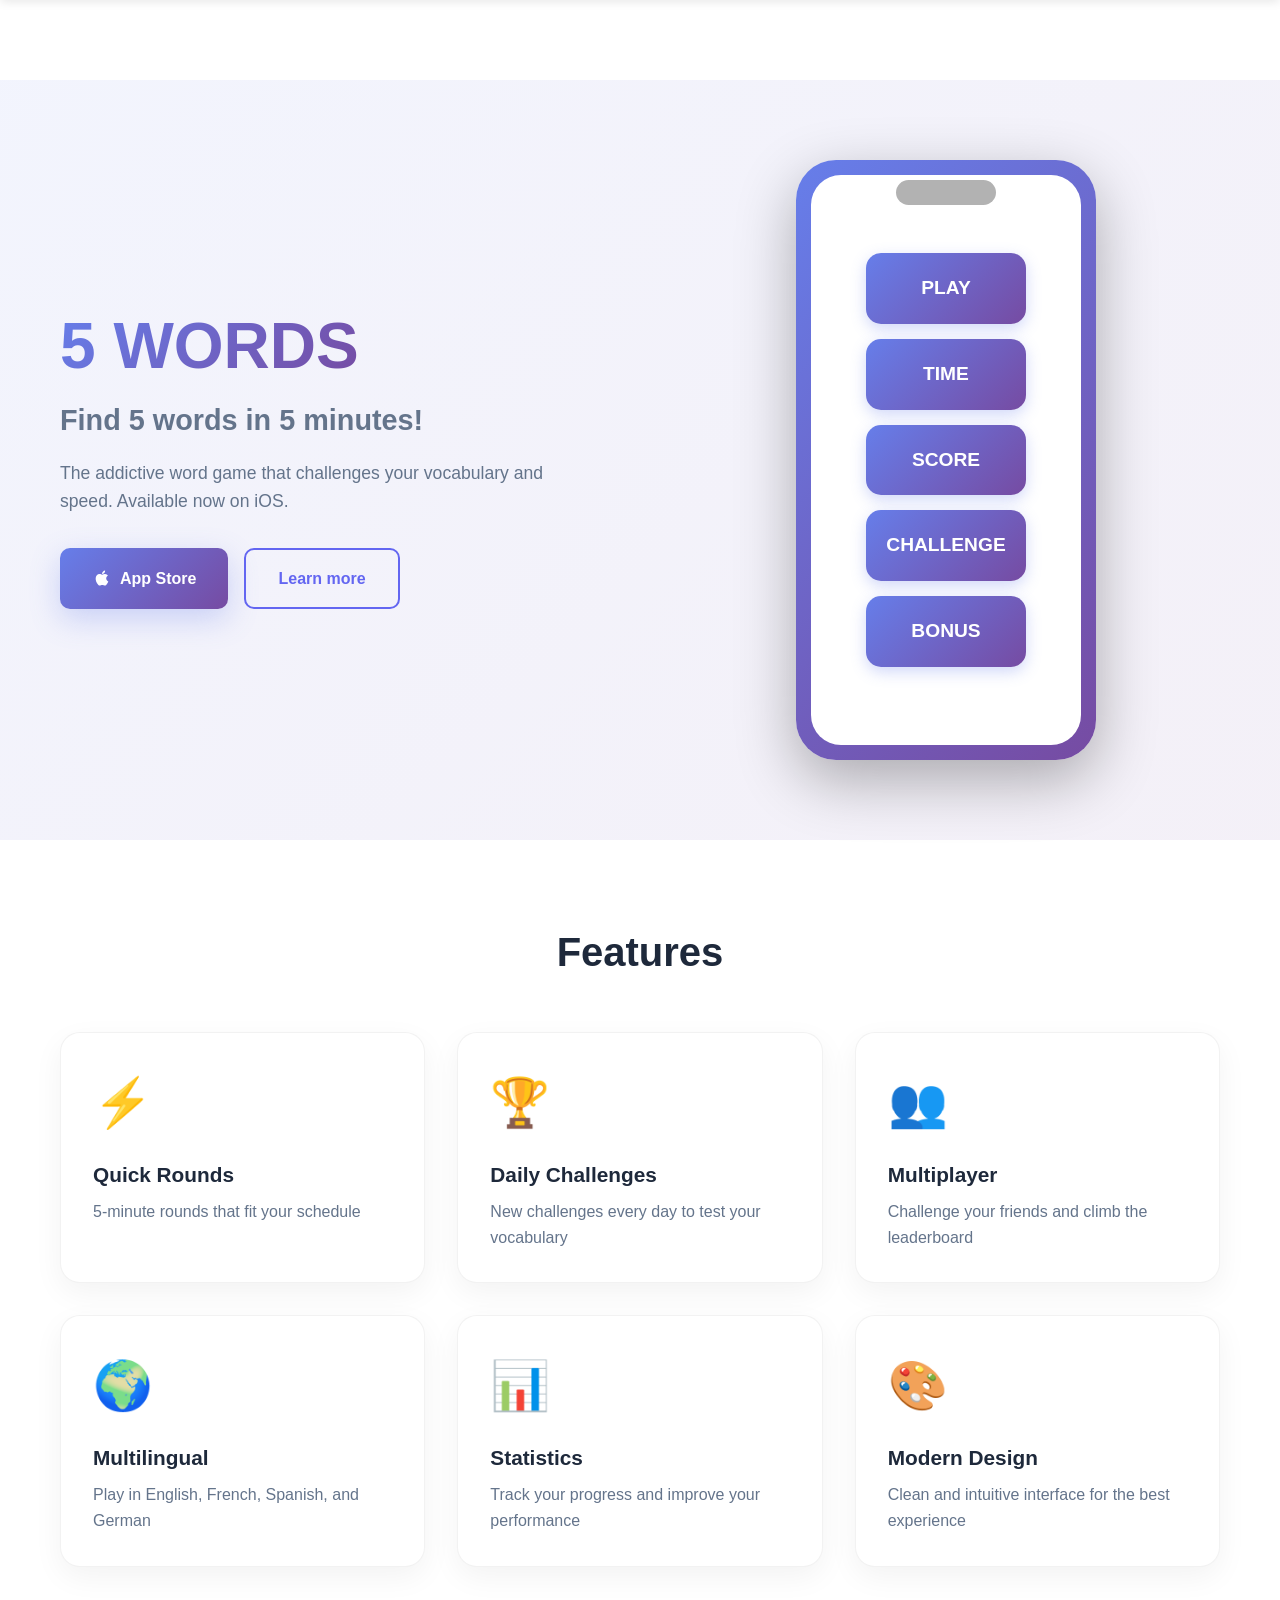
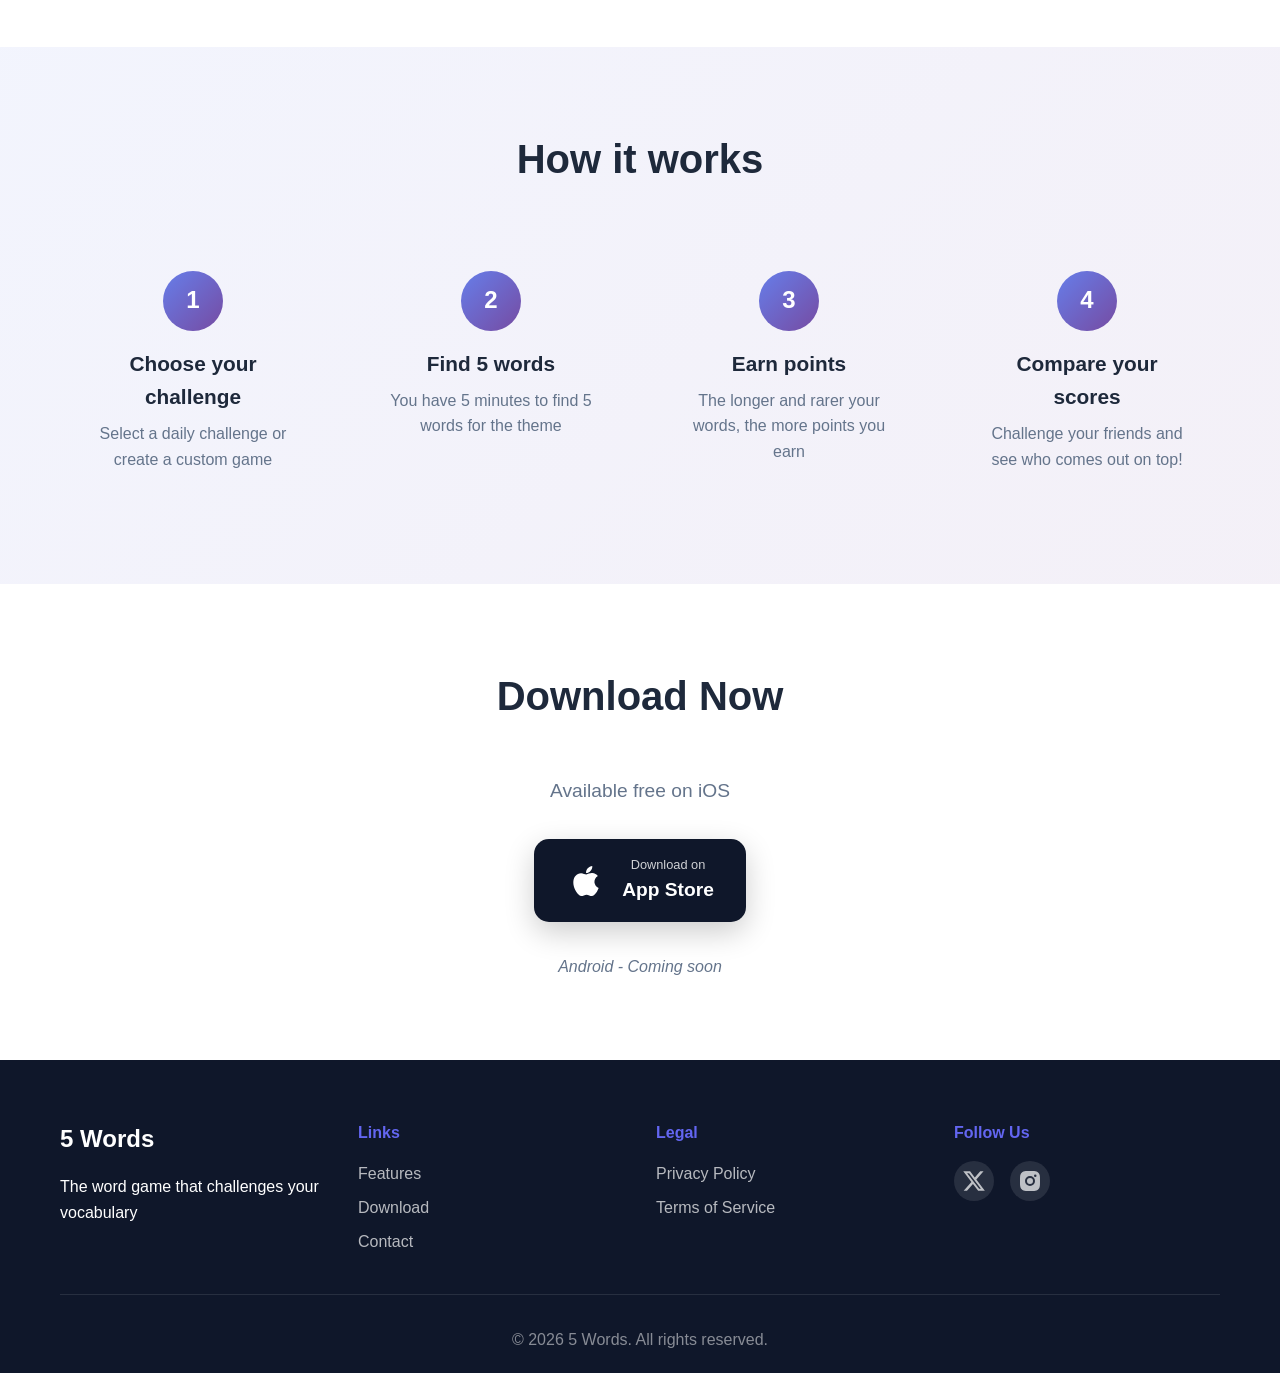
<file: index.html>
<!DOCTYPE html>
<html lang="en">
<head>
    <meta charset="UTF-8">
    <meta name="viewport" content="width=device-width, initial-scale=1.0">
    <meta name="description" content="5 Words - The addictive word game. Find 5 words in 5 minutes!">
    <meta name="keywords" content="5 words, word game, puzzle, English, mobile game">
    <meta name="author" content="5 Words">
    <meta property="og:title" content="5 Words - The Addictive Word Game">
    <meta property="og:description" content="Find 5 words in 5 minutes! Challenge your friends in this captivating word game.">
    <meta property="og:type" content="website">
    <meta property="og:url" content="https://5words.app">
    <title>5 Words - The Addictive Word Game</title>
    <link rel="stylesheet" href="styles.css">
</head>
<body>
    <nav class="navbar">
        <div class="container">
            <div class="logo">
                <h1>5 WORDS</h1>
            </div>
            <ul class="nav-links">
                <li><a href="#home">Home</a></li>
                <li><a href="#features">Features</a></li>
                <li><a href="#download">Download</a></li>
                <li><a href="privacy.html">Privacy</a></li>
                <li><a href="contact.html">Contact</a></li>
                <li class="language-switcher">
                    <button onclick="switchLanguage('fr')" class="lang-btn active" id="lang-fr">FR</button>
                    <button onclick="switchLanguage('en')" class="lang-btn" id="lang-en">EN</button>
                </li>
            </ul>
            <div class="hamburger" onclick="toggleMenu()">
                <span></span>
                <span></span>
                <span></span>
            </div>
        </div>
    </nav>

    <section id="home" class="hero">
        <div class="container">
            <div class="hero-content">
                <h1 class="hero-title">
                    <span class="gradient-text">5 WORDS</span>
                </h1>
                <p class="hero-subtitle">Find 5 words in 5 minutes!</p>
                <p class="hero-description">
                    The addictive word game that challenges your vocabulary and speed.
                    Available now on iOS.
                </p>
                <div class="cta-buttons">
                    <a href="#download" class="btn btn-primary">
                        <svg width="20" height="20" viewBox="0 0 24 24" fill="currentColor">
                            <path d="M17.05 20.28c-.98.95-2.05.8-3.08.35-1.09-.46-2.09-.48-3.24 0-1.44.62-2.2.44-3.06-.35C2.79 15.25 3.51 7.59 9.05 7.31c1.35.07 2.29.74 3.08.8 1.18-.24 2.31-.93 3.57-.84 1.51.12 2.65.72 3.4 1.8-3.12 1.87-2.38 5.98.48 7.13-.57 1.5-1.31 2.99-2.54 4.09l.01-.01zM12.03 7.25c-.15-2.23 1.66-4.07 3.74-4.25.29 2.58-2.34 4.5-3.74 4.25z"/>
                        </svg>
                        App Store
                    </a>
                    <a href="#features" class="btn btn-secondary">Learn more</a>
                </div>
            </div>
            <div class="hero-image">
                <div class="phone-mockup">
                    <div class="phone-screen">
                        <div class="game-preview">
                            <div class="word-grid">
                                <div class="word-box">PLAY</div>
                                <div class="word-box">TIME</div>
                                <div class="word-box">SCORE</div>
                                <div class="word-box">CHALLENGE</div>
                                <div class="word-box">BONUS</div>
                            </div>
                        </div>
                    </div>
                </div>
            </div>
        </div>
    </section>

    <section id="features" class="features">
        <div class="container">
            <h2 class="section-title">Features</h2>
            <div class="features-grid">
                <div class="feature-card">
                    <div class="feature-icon">⚡</div>
                    <h3>Quick Rounds</h3>
                    <p>5-minute rounds that fit your schedule</p>
                </div>
                <div class="feature-card">
                    <div class="feature-icon">🏆</div>
                    <h3>Daily Challenges</h3>
                    <p>New challenges every day to test your vocabulary</p>
                </div>
                <div class="feature-card">
                    <div class="feature-icon">👥</div>
                    <h3>Multiplayer</h3>
                    <p>Challenge your friends and climb the leaderboard</p>
                </div>
                <div class="feature-card">
                    <div class="feature-icon">🌍</div>
                    <h3>Multilingual</h3>
                    <p>Play in English, French, Spanish, and German</p>
                </div>
                <div class="feature-card">
                    <div class="feature-icon">📊</div>
                    <h3>Statistics</h3>
                    <p>Track your progress and improve your performance</p>
                </div>
                <div class="feature-card">
                    <div class="feature-icon">🎨</div>
                    <h3>Modern Design</h3>
                    <p>Clean and intuitive interface for the best experience</p>
                </div>
            </div>
        </div>
    </section>

    <section id="how-it-works" class="how-it-works">
        <div class="container">
            <h2 class="section-title">How it works</h2>
            <div class="steps">
                <div class="step">
                    <div class="step-number">1</div>
                    <h3>Choose your challenge</h3>
                    <p>Select a daily challenge or create a custom game</p>
                </div>
                <div class="step">
                    <div class="step-number">2</div>
                    <h3>Find 5 words</h3>
                    <p>You have 5 minutes to find 5 words for the theme</p>
                </div>
                <div class="step">
                    <div class="step-number">3</div>
                    <h3>Earn points</h3>
                    <p>The longer and rarer your words, the more points you earn</p>
                </div>
                <div class="step">
                    <div class="step-number">4</div>
                    <h3>Compare your scores</h3>
                    <p>Challenge your friends and see who comes out on top!</p>
                </div>
            </div>
        </div>
    </section>

    <section id="download" class="download">
        <div class="container">
            <h2 class="section-title">Download Now</h2>
            <p class="download-subtitle">Available free on iOS</p>
            <div class="download-buttons">
                <a href="https://apps.apple.com/app/5words" class="download-btn apple">
                    <svg width="40" height="40" viewBox="0 0 24 24" fill="currentColor">
                        <path d="M17.05 20.28c-.98.95-2.05.8-3.08.35-1.09-.46-2.09-.48-3.24 0-1.44.62-2.2.44-3.06-.35C2.79 15.25 3.51 7.59 9.05 7.31c1.35.07 2.29.74 3.08.8 1.18-.24 2.31-.93 3.57-.84 1.51.12 2.65.72 3.4 1.8-3.12 1.87-2.38 5.98.48 7.13-.57 1.5-1.31 2.99-2.54 4.09l.01-.01zM12.03 7.25c-.15-2.23 1.66-4.07 3.74-4.25.29 2.58-2.34 4.5-3.74 4.25z"/>
                    </svg>
                    <div>
                        <div class="download-text">Download on</div>
                        <div class="download-store">App Store</div>
                    </div>
                </a>
            </div>
            <p class="coming-soon">Android - Coming soon</p>
        </div>
    </section>

    <footer class="footer">
        <div class="container">
            <div class="footer-content">
                <div class="footer-section">
                    <h3>5 Words</h3>
                    <p>The word game that challenges your vocabulary</p>
                </div>
                <div class="footer-section">
                    <h4>Links</h4>
                    <ul>
                        <li><a href="#features">Features</a></li>
                        <li><a href="#download">Download</a></li>
                        <li><a href="contact.html">Contact</a></li>
                    </ul>
                </div>
                <div class="footer-section">
                    <h4>Legal</h4>
                    <ul>
                        <li><a href="privacy.html">Privacy Policy</a></li>
                        <li><a href="terms.html">Terms of Service</a></li>
                    </ul>
                </div>
                <div class="footer-section">
                    <h4>Follow Us</h4>
                    <div class="social-links">
                        <a href="#" aria-label="Twitter">
                            <svg width="24" height="24" viewBox="0 0 24 24" fill="currentColor">
                                <path d="M18.244 2.25h3.308l-7.227 8.26 8.502 11.24H16.17l-5.214-6.817L4.99 21.75H1.68l7.73-8.835L1.254 2.25H8.08l4.713 6.231zm-1.161 17.52h1.833L7.084 4.126H5.117z"/>
                            </svg>
                        </a>
                        <a href="#" aria-label="Instagram">
                            <svg width="24" height="24" viewBox="0 0 24 24" fill="currentColor">
                                <path d="M12 2c2.717 0 3.056.01 4.122.06 1.065.05 1.79.217 2.428.465.66.254 1.216.598 1.772 1.153a4.908 4.908 0 0 1 1.153 1.772c.247.637.415 1.363.465 2.428.047 1.066.06 1.405.06 4.122 0 2.717-.01 3.056-.06 4.122-.05 1.065-.218 1.79-.465 2.428a4.883 4.883 0 0 1-1.153 1.772 4.915 4.915 0 0 1-1.772 1.153c-.637.247-1.363.415-2.428.465-1.066.047-1.405.06-4.122.06-2.717 0-3.056-.01-4.122-.06-1.065-.05-1.79-.218-2.428-.465a4.89 4.89 0 0 1-1.772-1.153 4.904 4.904 0 0 1-1.153-1.772c-.248-.637-.415-1.363-.465-2.428C2.013 15.056 2 14.717 2 12c0-2.717.01-3.056.06-4.122.05-1.066.217-1.79.465-2.428a4.88 4.88 0 0 1 1.153-1.772A4.897 4.897 0 0 1 5.45 2.525c.638-.248 1.362-.415 2.428-.465C8.944 2.013 9.283 2 12 2zm0 5a5 5 0 1 0 0 10 5 5 0 0 0 0-10zm6.5-.25a1.25 1.25 0 0 0-2.5 0 1.25 1.25 0 0 0 2.5 0zM12 9a3 3 0 1 1 0 6 3 3 0 0 1 0-6z"/>
                            </svg>
                        </a>
                    </div>
                </div>
            </div>
            <div class="footer-bottom">
                <p>&copy; 2026 5 Words. All rights reserved.</p>
            </div>
        </div>
    </footer>

    <script src="script.js"></script>
</body>
</html>
</file>
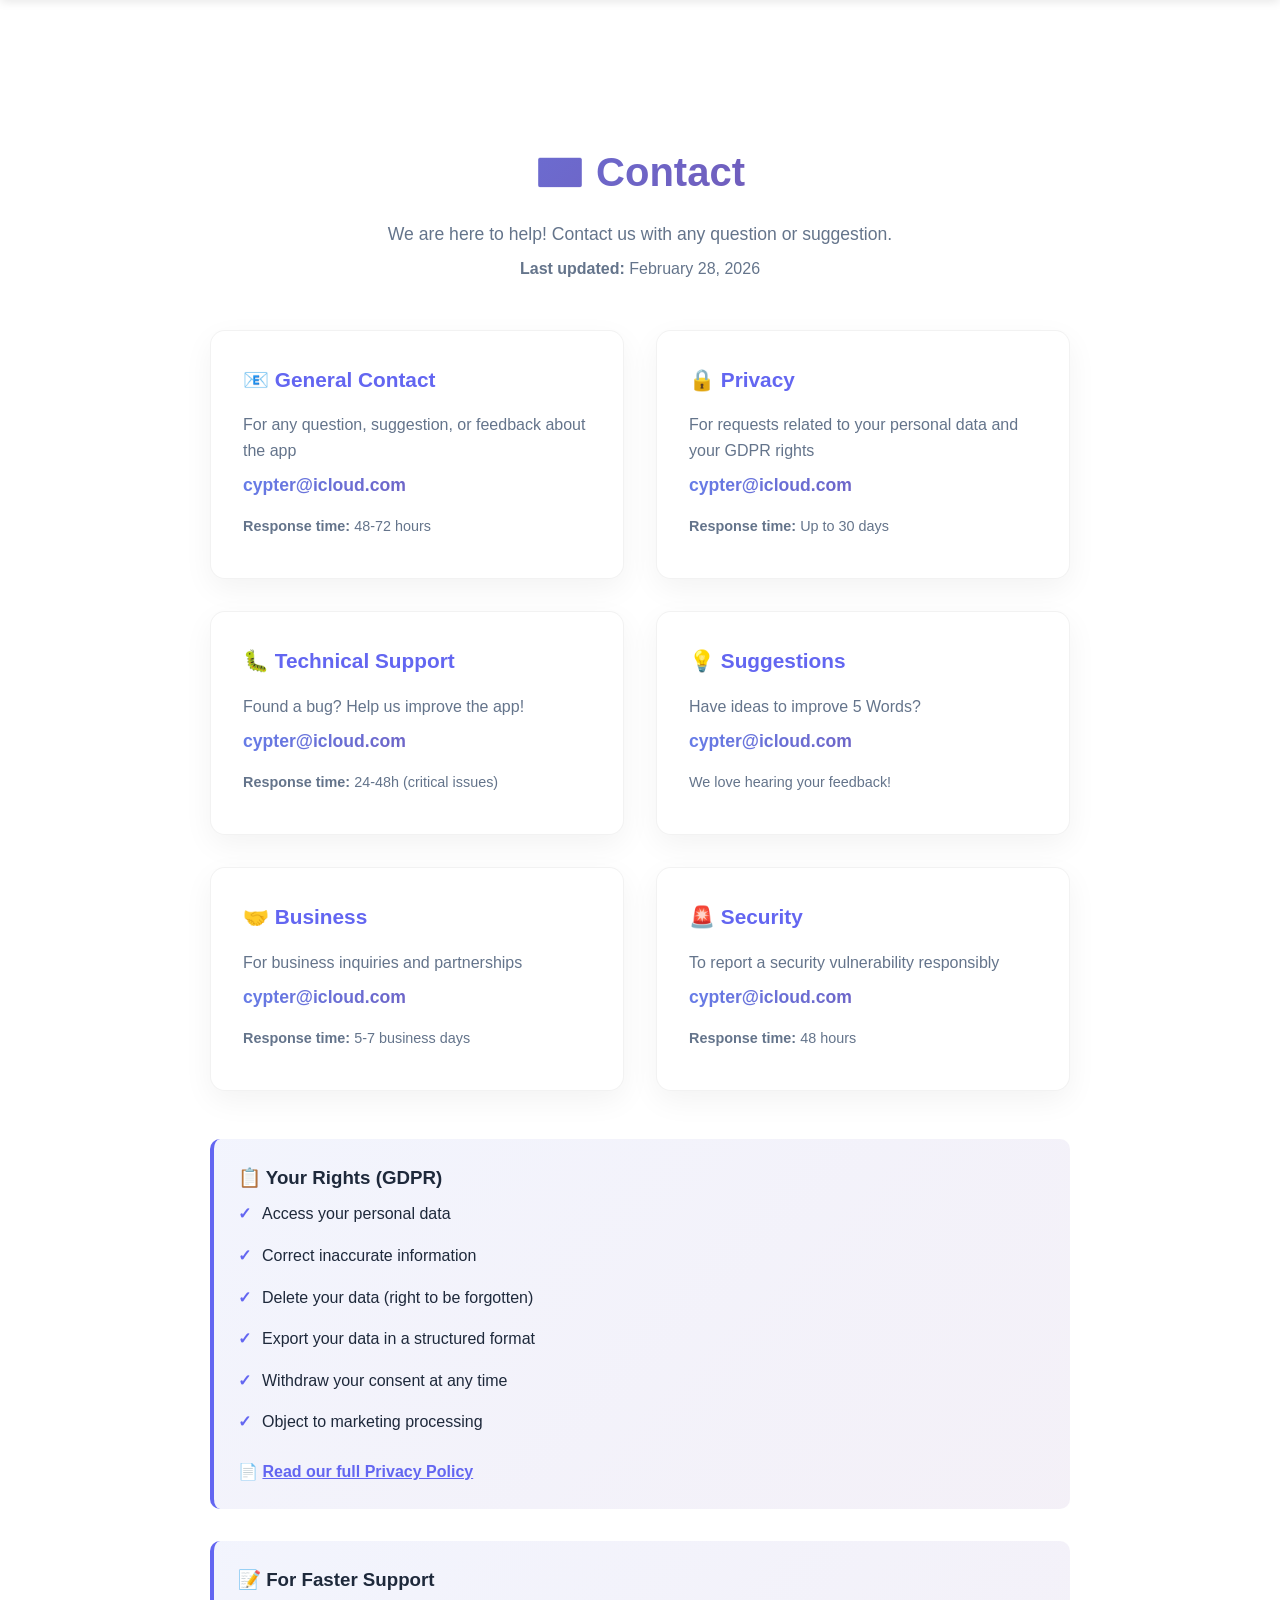
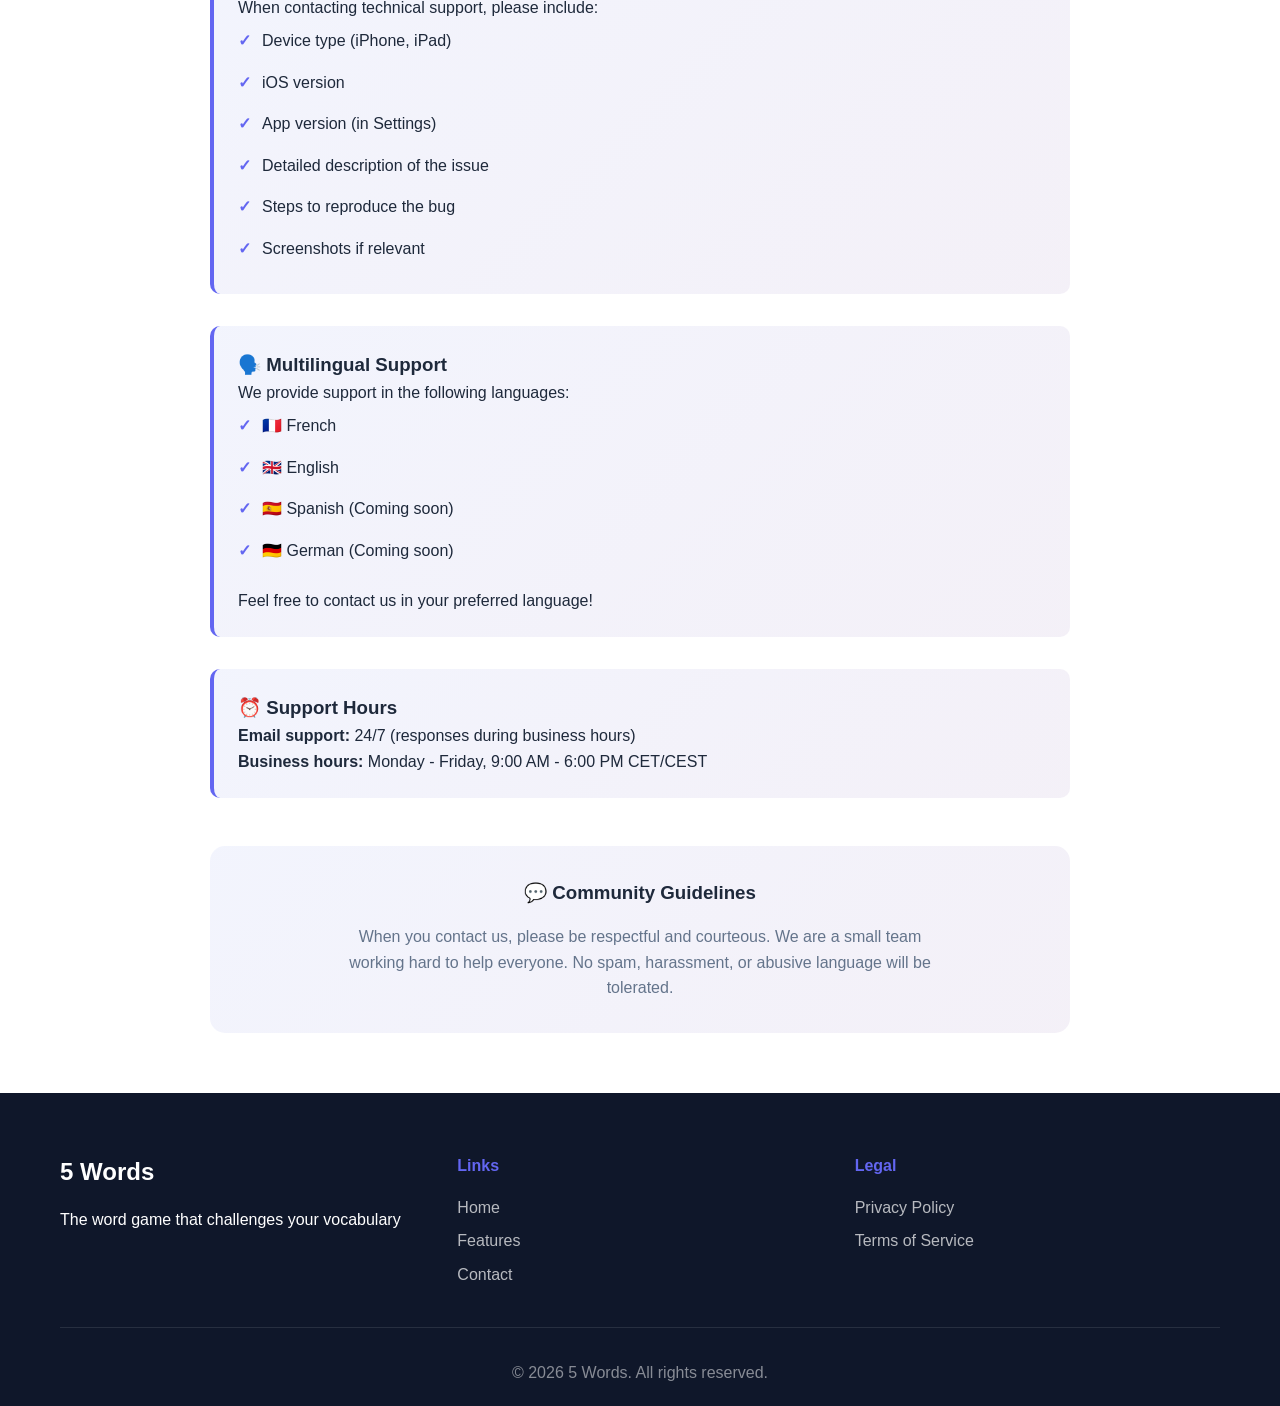
<file: contact.html>
<!DOCTYPE html>
<html lang="en">
<head>
    <meta charset="UTF-8">
    <meta name="viewport" content="width=device-width, initial-scale=1.0">
    <title>Contact - 5 Words</title>
    <link rel="stylesheet" href="styles.css">
    <style>
        .content-page {
            margin-top: 80px;
            padding: 60px 0;
            min-height: calc(100vh - 200px);
        }

        .content-container {
            max-width: 900px;
            margin: 0 auto;
            padding: 0 20px;
        }

        .content-header {
            text-align: center;
            margin-bottom: 3rem;
        }

        .content-header h1 {
            font-size: 2.5rem;
            margin-bottom: 1rem;
            background: var(--gradient);
            -webkit-background-clip: text;
            -webkit-text-fill-color: transparent;
            background-clip: text;
        }

        .contact-grid {
            display: grid;
            grid-template-columns: repeat(auto-fit, minmax(300px, 1fr));
            gap: 2rem;
            margin: 3rem 0;
        }

        .contact-card {
            background: white;
            padding: 2rem;
            border-radius: 15px;
            box-shadow: 0 10px 30px rgba(0, 0, 0, 0.05);
            border: 1px solid rgba(0, 0, 0, 0.05);
        }

        .contact-card h3 {
            font-size: 1.3rem;
            margin-bottom: 1rem;
            color: var(--primary-color);
            display: flex;
            align-items: center;
            gap: 0.5rem;
        }

        .contact-card p {
            color: var(--text-light);
            margin-bottom: 0.5rem;
        }

        .contact-email {
            background: var(--gradient);
            -webkit-background-clip: text;
            -webkit-text-fill-color: transparent;
            background-clip: text;
            font-weight: 700;
            font-size: 1.1rem;
        }

        .contact-email-link {
            color: var(--primary-color);
            text-decoration: none;
            font-weight: 600;
        }

        .contact-email-link:hover {
            text-decoration: underline;
        }

        .info-box {
            background: linear-gradient(135deg, #667eea15 0%, #764ba215 100%);
            padding: 1.5rem;
            border-radius: 10px;
            margin: 2rem 0;
            border-left: 4px solid var(--primary-color);
        }

        .rights-list {
            list-style: none;
            padding: 0;
        }

        .rights-list li {
            padding: 0.5rem 0;
            padding-left: 1.5rem;
            position: relative;
        }

        .rights-list li:before {
            content: "✓";
            position: absolute;
            left: 0;
            color: var(--primary-color);
            font-weight: bold;
        }
    </style>
</head>
<body>
    <nav class="navbar">
        <div class="container">
            <div class="logo">
                <h1>5 WORDS</h1>
            </div>
            <ul class="nav-links">
                <li><a href="index.html">Home</a></li>
                <li><a href="index.html#features">Features</a></li>
                <li><a href="index.html#download">Download</a></li>
                <li><a href="privacy.html">Privacy</a></li>
                <li><a href="contact.html">Contact</a></li>
            </ul>
            <div class="hamburger" onclick="toggleMenu()">
                <span></span>
                <span></span>
                <span></span>
            </div>
        </div>
    </nav>

    <section class="content-page">
        <div class="content-container">
            <div class="content-header">
                <h1>📧 Contact</h1>
                <p style="color: var(--text-light); font-size: 1.1rem;">
                    We are here to help! Contact us with any question or suggestion.
                </p>
                <p style="color: var(--text-light); margin-top: 0.5rem;">
                    <strong>Last updated:</strong> February 28, 2026
                </p>
            </div>

            <div class="contact-grid">
                <div class="contact-card">
                    <h3>📧 General Contact</h3>
                    <p>For any question, suggestion, or feedback about the app</p>
                    <p class="contact-email">
                        <a href="mailto:cypter@icloud.com" class="contact-email-link">cypter@icloud.com</a>
                    </p>
                    <p style="font-size: 0.9rem; margin-top: 1rem;">
                        <strong>Response time:</strong> 48-72 hours
                    </p>
                </div>

                <div class="contact-card">
                    <h3>🔒 Privacy</h3>
                    <p>For requests related to your personal data and your GDPR rights</p>
                    <p class="contact-email">
                        <a href="mailto:cypter@icloud.com" class="contact-email-link">cypter@icloud.com</a>
                    </p>
                    <p style="font-size: 0.9rem; margin-top: 1rem;">
                        <strong>Response time:</strong> Up to 30 days
                    </p>
                </div>

                <div class="contact-card">
                    <h3>🐛 Technical Support</h3>
                    <p>Found a bug? Help us improve the app!</p>
                    <p class="contact-email">
                        <a href="mailto:cypter@icloud.com" class="contact-email-link">cypter@icloud.com</a>
                    </p>
                    <p style="font-size: 0.9rem; margin-top: 1rem;">
                        <strong>Response time:</strong> 24-48h (critical issues)
                    </p>
                </div>

                <div class="contact-card">
                    <h3>💡 Suggestions</h3>
                    <p>Have ideas to improve 5 Words?</p>
                    <p class="contact-email">
                        <a href="mailto:cypter@icloud.com" class="contact-email-link">cypter@icloud.com</a>
                    </p>
                    <p style="font-size: 0.9rem; margin-top: 1rem;">
                        We love hearing your feedback!
                    </p>
                </div>

                <div class="contact-card">
                    <h3>🤝 Business</h3>
                    <p>For business inquiries and partnerships</p>
                    <p class="contact-email">
                        <a href="mailto:cypter@icloud.com" class="contact-email-link">cypter@icloud.com</a>
                    </p>
                    <p style="font-size: 0.9rem; margin-top: 1rem;">
                        <strong>Response time:</strong> 5-7 business days
                    </p>
                </div>

                <div class="contact-card">
                    <h3>🚨 Security</h3>
                    <p>To report a security vulnerability responsibly</p>
                    <p class="contact-email">
                        <a href="mailto:cypter@icloud.com" class="contact-email-link">cypter@icloud.com</a>
                    </p>
                    <p style="font-size: 0.9rem; margin-top: 1rem;">
                        <strong>Response time:</strong> 48 hours
                    </p>
                </div>
            </div>

            <div class="info-box">
                <h3>📋 Your Rights (GDPR)</h3>
                <ul class="rights-list">
                    <li>Access your personal data</li>
                    <li>Correct inaccurate information</li>
                    <li>Delete your data (right to be forgotten)</li>
                    <li>Export your data in a structured format</li>
                    <li>Withdraw your consent at any time</li>
                    <li>Object to marketing processing</li>
                </ul>
                <p style="margin-top: 1rem;">
                    📄 <a href="privacy.html" style="color: var(--primary-color); font-weight: 600;">
                        Read our full Privacy Policy
                    </a>
                </p>
            </div>

            <div class="info-box">
                <h3>📝 For Faster Support</h3>
                <p>When contacting technical support, please include:</p>
                <ul class="rights-list">
                    <li>Device type (iPhone, iPad)</li>
                    <li>iOS version</li>
                    <li>App version (in Settings)</li>
                    <li>Detailed description of the issue</li>
                    <li>Steps to reproduce the bug</li>
                    <li>Screenshots if relevant</li>
                </ul>
            </div>

            <div class="info-box">
                <h3>🗣️ Multilingual Support</h3>
                <p>We provide support in the following languages:</p>
                <ul class="rights-list">
                    <li>🇫🇷 French</li>
                    <li>🇬🇧 English</li>
                    <li>🇪🇸 Spanish (Coming soon)</li>
                    <li>🇩🇪 German (Coming soon)</li>
                </ul>
                <p style="margin-top: 1rem;">
                    Feel free to contact us in your preferred language!
                </p>
            </div>

            <div class="info-box">
                <h3>⏰ Support Hours</h3>
                <p><strong>Email support:</strong> 24/7 (responses during business hours)</p>
                <p><strong>Business hours:</strong> Monday - Friday, 9:00 AM - 6:00 PM CET/CEST</p>
            </div>

            <div style="text-align: center; margin-top: 3rem; padding: 2rem; background: linear-gradient(135deg, #667eea15 0%, #764ba215 100%); border-radius: 15px;">
                <h3 style="margin-bottom: 1rem;">💬 Community Guidelines</h3>
                <p style="color: var(--text-light); max-width: 600px; margin: 0 auto;">
                    When you contact us, please be respectful and courteous.
                    We are a small team working hard to help everyone.
                    No spam, harassment, or abusive language will be tolerated.
                </p>
            </div>
        </div>
    </section>

    <footer class="footer">
        <div class="container">
            <div class="footer-content">
                <div class="footer-section">
                    <h3>5 Words</h3>
                    <p>The word game that challenges your vocabulary</p>
                </div>
                <div class="footer-section">
                    <h4>Links</h4>
                    <ul>
                        <li><a href="index.html">Home</a></li>
                        <li><a href="index.html#features">Features</a></li>
                        <li><a href="contact.html">Contact</a></li>
                    </ul>
                </div>
                <div class="footer-section">
                    <h4>Legal</h4>
                    <ul>
                        <li><a href="privacy.html">Privacy Policy</a></li>
                        <li><a href="terms.html">Terms of Service</a></li>
                    </ul>
                </div>
            </div>
            <div class="footer-bottom">
                <p>&copy; 2026 5 Words. All rights reserved.</p>
            </div>
        </div>
    </footer>

    <script src="script.js"></script>
</body>
</html>
</file>
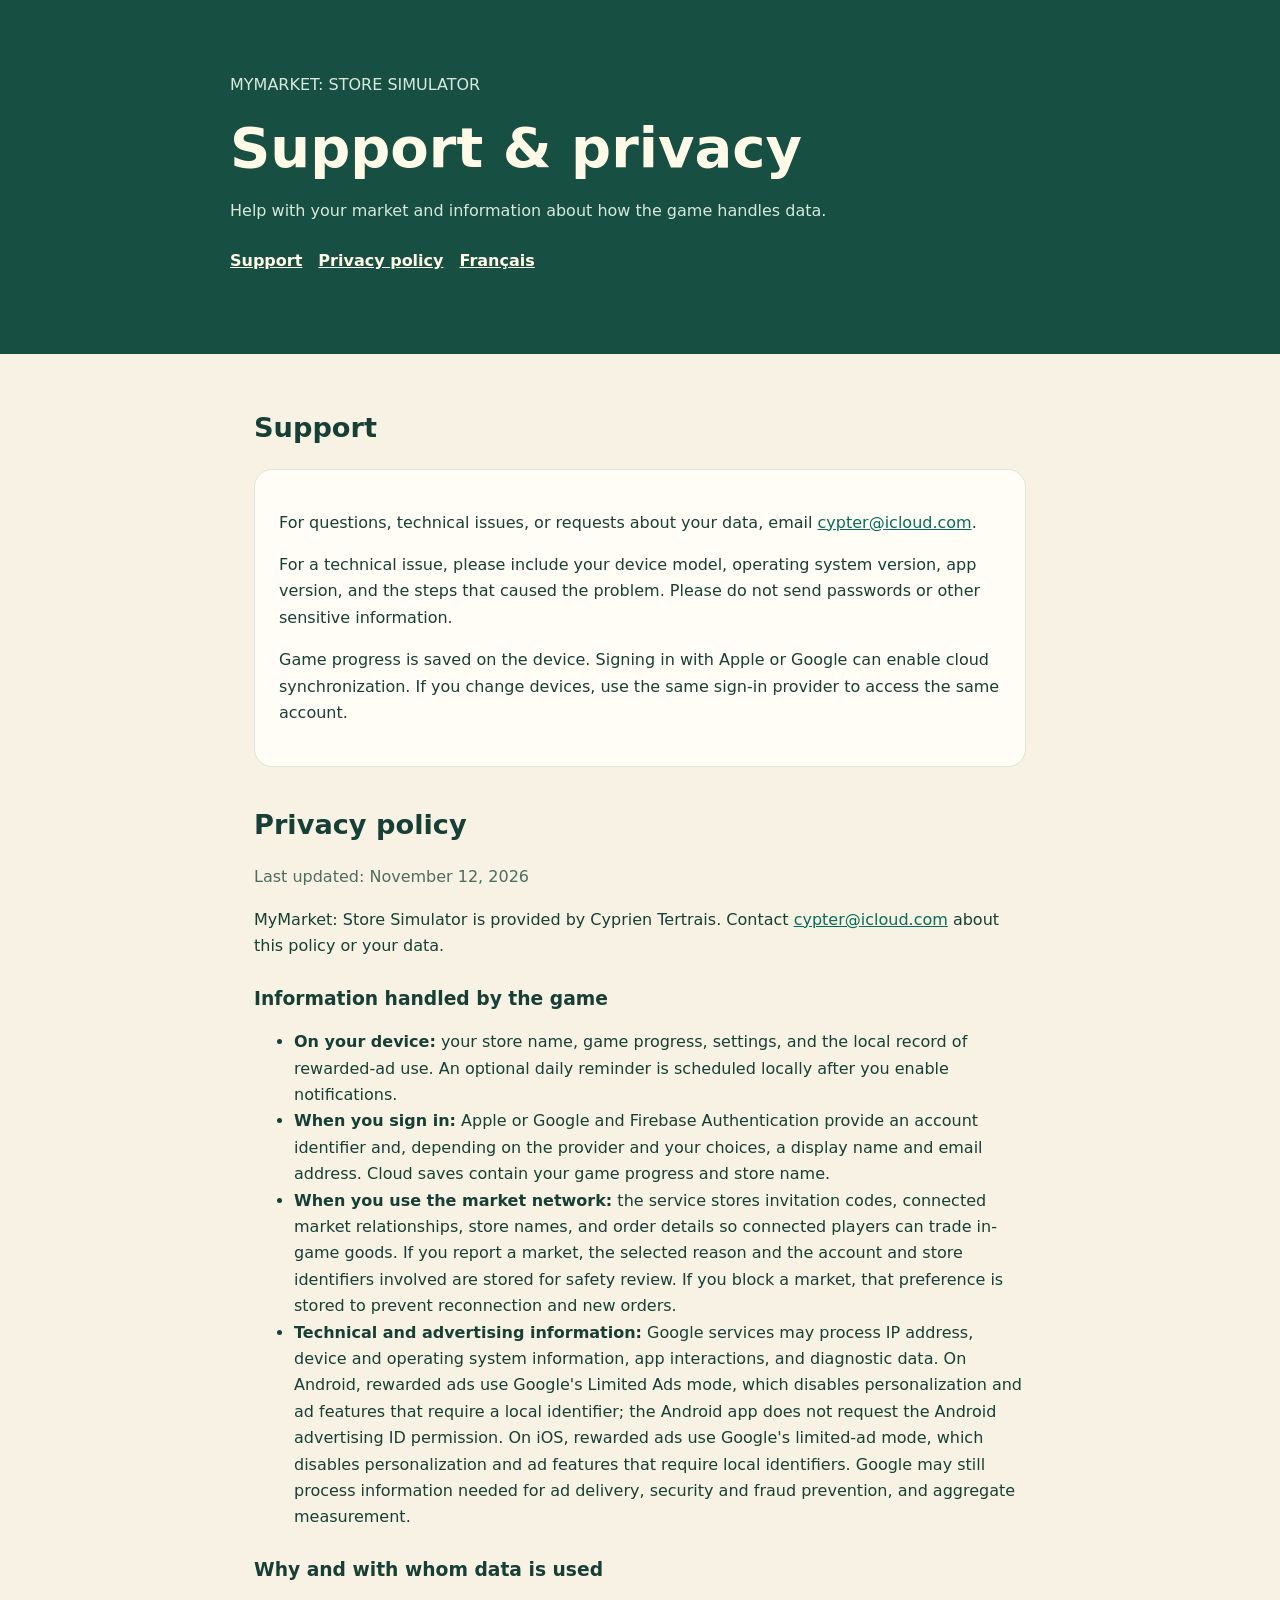
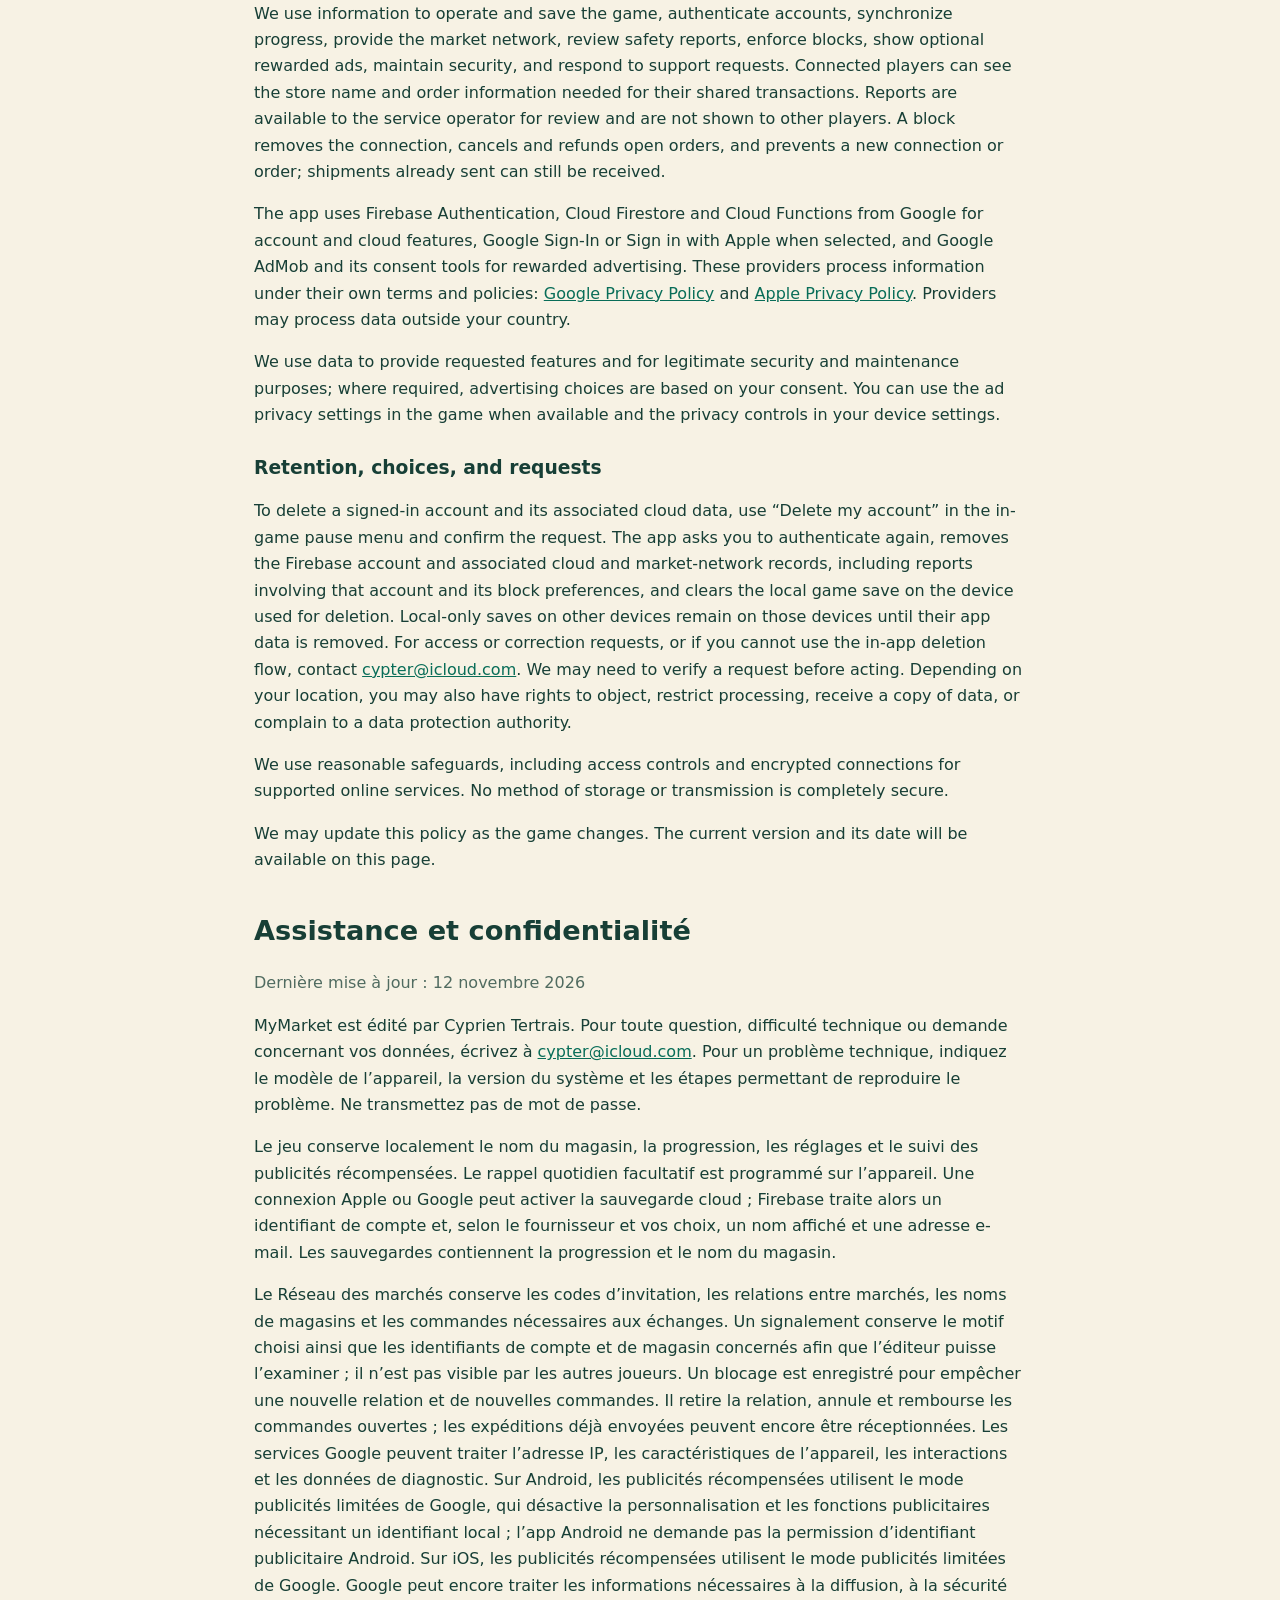
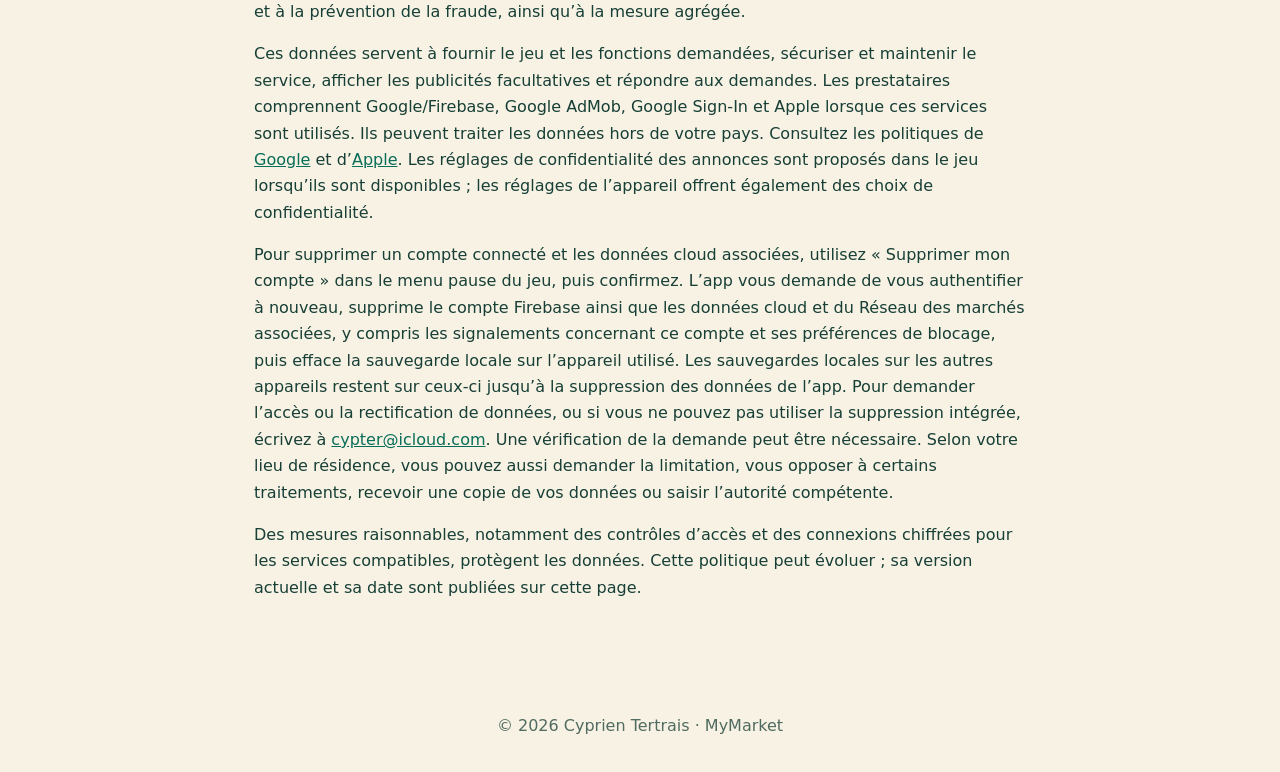
<file: mymarket.html>
<!doctype html>
<html lang="en">
<head>
  <meta charset="utf-8">
  <meta name="viewport" content="width=device-width, initial-scale=1">
  <meta name="color-scheme" content="light">
  <title>MyMarket — Support &amp; Privacy</title>
  <style>
    :root { font-family: system-ui, -apple-system, BlinkMacSystemFont, sans-serif; color: #173f36; background: #f7f2e4; line-height: 1.65; }
    * { box-sizing: border-box; }
    body { margin: 0; }
    a { color: #086d58; overflow-wrap: anywhere; }
    header { background: #174f42; color: #fff9e8; padding: 3.5rem 1.5rem; }
    header div, main { max-width: 820px; margin: auto; }
    header p { max-width: 42rem; color: #d7e9dd; }
    h1, h2, h3 { line-height: 1.2; }
    h1 { font-size: clamp(2.1rem, 6vw, 3.5rem); margin: 0; }
    h2 { margin-top: 2.6rem; font-size: 1.7rem; }
    h3 { margin-top: 1.8rem; }
    main { padding: 1rem 1.5rem 4rem; }
    nav { display: flex; flex-wrap: wrap; gap: 1rem; margin: 1.5rem 0; }
    nav a { color: #fff9e8; font-weight: 700; }
    .card { background: #fffdf5; border: 1px solid #dbe8da; border-radius: 18px; padding: 1.5rem; margin: 1.5rem 0; }
    .muted { color: #506b60; }
    footer { padding: 2rem 1.5rem; text-align: center; color: #506b60; }
  </style>
</head>
<body>
<header><div>
  <p>MYMARKET: STORE SIMULATOR</p>
  <h1>Support &amp; privacy</h1>
  <p>Help with your market and information about how the game handles data.</p>
  <nav aria-label="Page sections"><a href="#support">Support</a><a href="#privacy">Privacy policy</a><a href="#francais">Français</a></nav>
</div></header>
<main>
  <section id="support">
    <h2>Support</h2>
    <div class="card"><p>For questions, technical issues, or requests about your data, email <a href="mailto:cypter@icloud.com?subject=MyMarket%20support">cypter@icloud.com</a>.</p>
      <p>For a technical issue, please include your device model, operating system version, app version, and the steps that caused the problem. Please do not send passwords or other sensitive information.</p>
      <p>Game progress is saved on the device. Signing in with Apple or Google can enable cloud synchronization. If you change devices, use the same sign-in provider to access the same account.</p></div>
  </section>
  <section id="privacy">
    <h2>Privacy policy</h2>
    <p class="muted">Last updated: November 12, 2026</p>
    <p>MyMarket: Store Simulator is provided by Cyprien Tertrais. Contact <a href="mailto:cypter@icloud.com?subject=MyMarket%20privacy">cypter@icloud.com</a> about this policy or your data.</p>
    <h3>Information handled by the game</h3>
    <ul>
      <li><strong>On your device:</strong> your store name, game progress, settings, and the local record of rewarded-ad use. An optional daily reminder is scheduled locally after you enable notifications.</li>
      <li><strong>When you sign in:</strong> Apple or Google and Firebase Authentication provide an account identifier and, depending on the provider and your choices, a display name and email address. Cloud saves contain your game progress and store name.</li>
      <li><strong>When you use the market network:</strong> the service stores invitation codes, connected market relationships, store names, and order details so connected players can trade in-game goods. If you report a market, the selected reason and the account and store identifiers involved are stored for safety review. If you block a market, that preference is stored to prevent reconnection and new orders.</li>
      <li><strong>Technical and advertising information:</strong> Google services may process IP address, device and operating system information, app interactions, and diagnostic data. On Android, rewarded ads use Google's Limited Ads mode, which disables personalization and ad features that require a local identifier; the Android app does not request the Android advertising ID permission. On iOS, rewarded ads use Google's limited-ad mode, which disables personalization and ad features that require local identifiers. Google may still process information needed for ad delivery, security and fraud prevention, and aggregate measurement.</li>
    </ul>
    <h3>Why and with whom data is used</h3>
    <p>We use information to operate and save the game, authenticate accounts, synchronize progress, provide the market network, review safety reports, enforce blocks, show optional rewarded ads, maintain security, and respond to support requests. Connected players can see the store name and order information needed for their shared transactions. Reports are available to the service operator for review and are not shown to other players. A block removes the connection, cancels and refunds open orders, and prevents a new connection or order; shipments already sent can still be received.</p>
    <p>The app uses Firebase Authentication, Cloud Firestore and Cloud Functions from Google for account and cloud features, Google Sign-In or Sign in with Apple when selected, and Google AdMob and its consent tools for rewarded advertising. These providers process information under their own terms and policies: <a href="https://policies.google.com/privacy">Google Privacy Policy</a> and <a href="https://www.apple.com/legal/privacy/">Apple Privacy Policy</a>. Providers may process data outside your country.</p>
    <p>We use data to provide requested features and for legitimate security and maintenance purposes; where required, advertising choices are based on your consent. You can use the ad privacy settings in the game when available and the privacy controls in your device settings.</p>
    <h3>Retention, choices, and requests</h3>
    <p>To delete a signed-in account and its associated cloud data, use “Delete my account” in the in-game pause menu and confirm the request. The app asks you to authenticate again, removes the Firebase account and associated cloud and market-network records, including reports involving that account and its block preferences, and clears the local game save on the device used for deletion. Local-only saves on other devices remain on those devices until their app data is removed. For access or correction requests, or if you cannot use the in-app deletion flow, contact <a href="mailto:cypter@icloud.com?subject=MyMarket%20data%20request">cypter@icloud.com</a>. We may need to verify a request before acting. Depending on your location, you may also have rights to object, restrict processing, receive a copy of data, or complain to a data protection authority.</p>
    <p>We use reasonable safeguards, including access controls and encrypted connections for supported online services. No method of storage or transmission is completely secure.</p>
    <p>We may update this policy as the game changes. The current version and its date will be available on this page.</p>
  </section>
  <section id="francais" lang="fr">
    <h2>Assistance et confidentialité</h2>
    <p class="muted">Dernière mise à jour : 12 novembre 2026</p>
    <p>MyMarket est édité par Cyprien Tertrais. Pour toute question, difficulté technique ou demande concernant vos données, écrivez à <a href="mailto:cypter@icloud.com?subject=Assistance%20MyMarket">cypter@icloud.com</a>. Pour un problème technique, indiquez le modèle de l’appareil, la version du système et les étapes permettant de reproduire le problème. Ne transmettez pas de mot de passe.</p>
    <p>Le jeu conserve localement le nom du magasin, la progression, les réglages et le suivi des publicités récompensées. Le rappel quotidien facultatif est programmé sur l’appareil. Une connexion Apple ou Google peut activer la sauvegarde cloud ; Firebase traite alors un identifiant de compte et, selon le fournisseur et vos choix, un nom affiché et une adresse e-mail. Les sauvegardes contiennent la progression et le nom du magasin.</p>
    <p>Le Réseau des marchés conserve les codes d’invitation, les relations entre marchés, les noms de magasins et les commandes nécessaires aux échanges. Un signalement conserve le motif choisi ainsi que les identifiants de compte et de magasin concernés afin que l’éditeur puisse l’examiner ; il n’est pas visible par les autres joueurs. Un blocage est enregistré pour empêcher une nouvelle relation et de nouvelles commandes. Il retire la relation, annule et rembourse les commandes ouvertes ; les expéditions déjà envoyées peuvent encore être réceptionnées. Les services Google peuvent traiter l’adresse IP, les caractéristiques de l’appareil, les interactions et les données de diagnostic. Sur Android, les publicités récompensées utilisent le mode publicités limitées de Google, qui désactive la personnalisation et les fonctions publicitaires nécessitant un identifiant local ; l’app Android ne demande pas la permission d’identifiant publicitaire Android. Sur iOS, les publicités récompensées utilisent le mode publicités limitées de Google. Google peut encore traiter les informations nécessaires à la diffusion, à la sécurité et à la prévention de la fraude, ainsi qu’à la mesure agrégée.</p>
    <p>Ces données servent à fournir le jeu et les fonctions demandées, sécuriser et maintenir le service, afficher les publicités facultatives et répondre aux demandes. Les prestataires comprennent Google/Firebase, Google AdMob, Google Sign-In et Apple lorsque ces services sont utilisés. Ils peuvent traiter les données hors de votre pays. Consultez les politiques de <a href="https://policies.google.com/privacy">Google</a> et d’<a href="https://www.apple.com/legal/privacy/">Apple</a>. Les réglages de confidentialité des annonces sont proposés dans le jeu lorsqu’ils sont disponibles ; les réglages de l’appareil offrent également des choix de confidentialité.</p>
    <p>Pour supprimer un compte connecté et les données cloud associées, utilisez « Supprimer mon compte » dans le menu pause du jeu, puis confirmez. L’app vous demande de vous authentifier à nouveau, supprime le compte Firebase ainsi que les données cloud et du Réseau des marchés associées, y compris les signalements concernant ce compte et ses préférences de blocage, puis efface la sauvegarde locale sur l’appareil utilisé. Les sauvegardes locales sur les autres appareils restent sur ceux-ci jusqu’à la suppression des données de l’app. Pour demander l’accès ou la rectification de données, ou si vous ne pouvez pas utiliser la suppression intégrée, écrivez à <a href="mailto:cypter@icloud.com?subject=Donnees%20MyMarket">cypter@icloud.com</a>. Une vérification de la demande peut être nécessaire. Selon votre lieu de résidence, vous pouvez aussi demander la limitation, vous opposer à certains traitements, recevoir une copie de vos données ou saisir l’autorité compétente.</p>
    <p>Des mesures raisonnables, notamment des contrôles d’accès et des connexions chiffrées pour les services compatibles, protègent les données. Cette politique peut évoluer ; sa version actuelle et sa date sont publiées sur cette page.</p>
  </section>
</main>
<footer>© 2026 Cyprien Tertrais · MyMarket</footer>
</body>
</html>
</file>
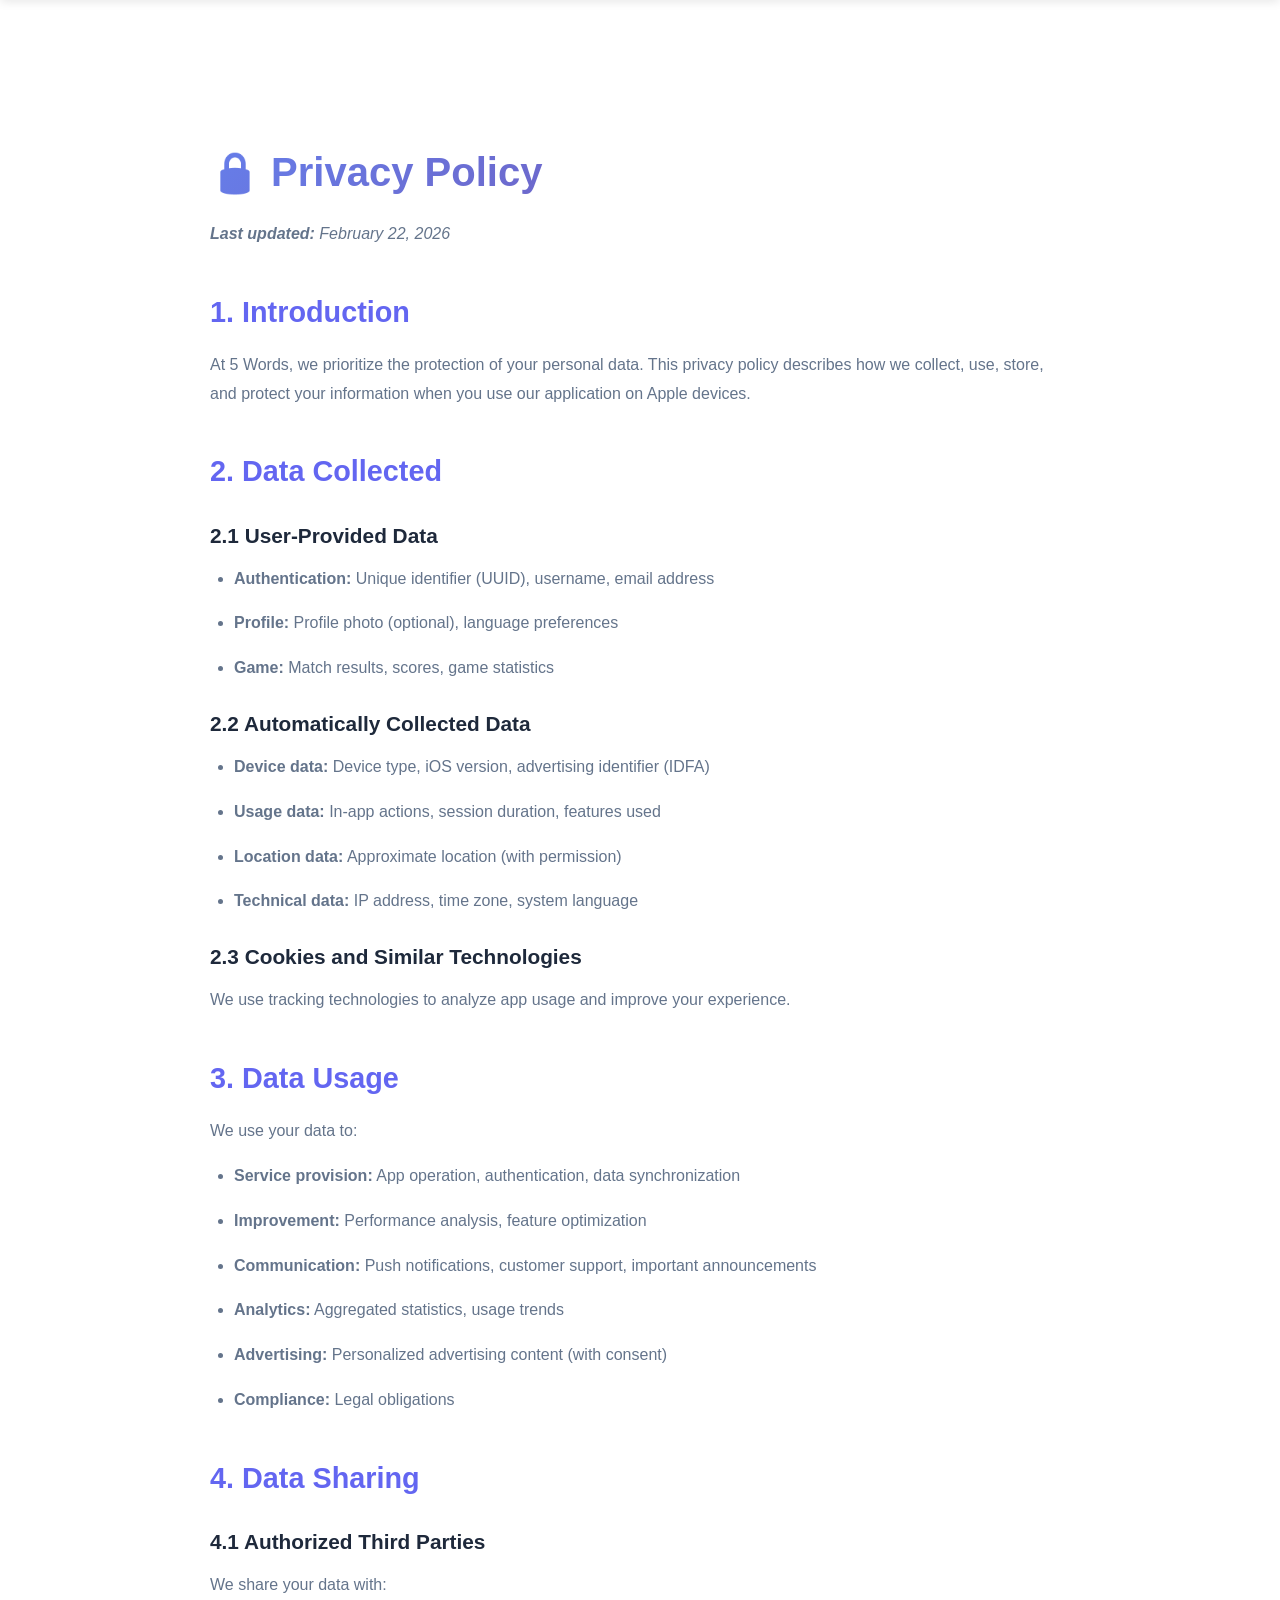
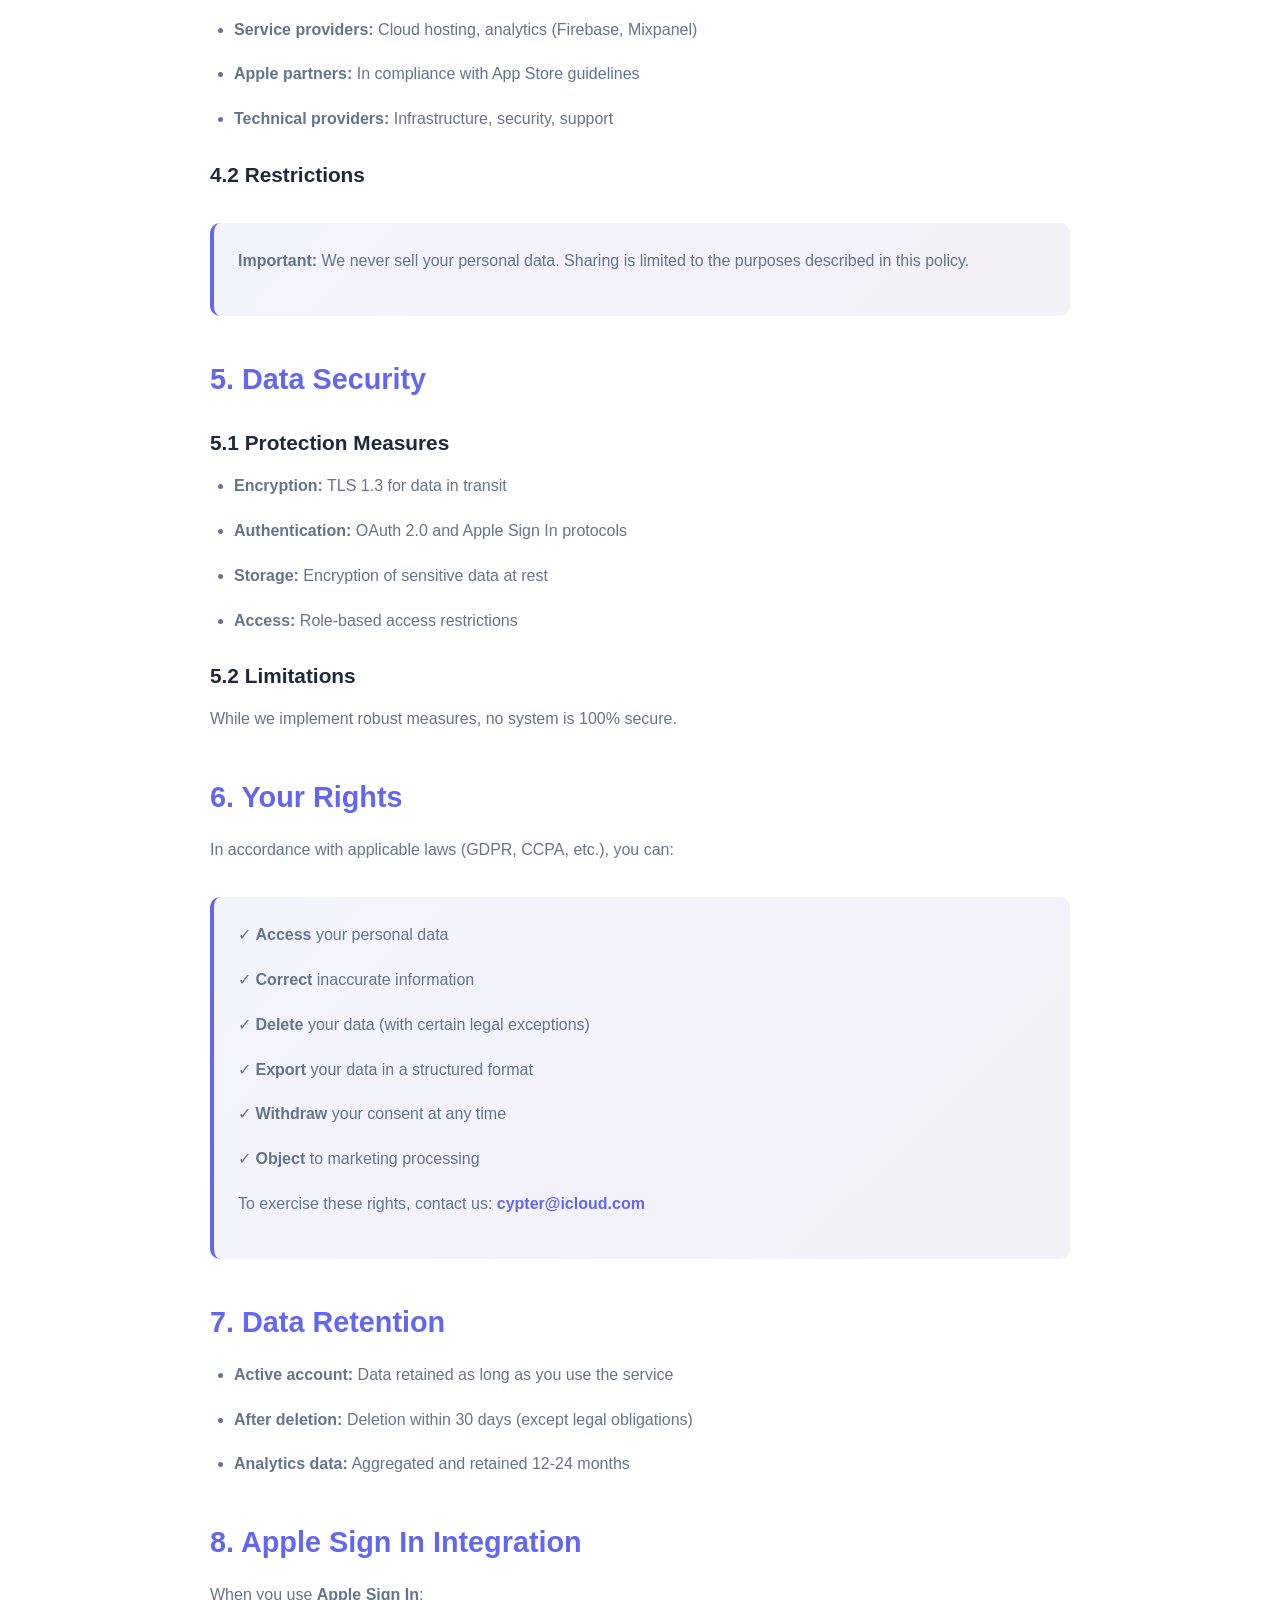
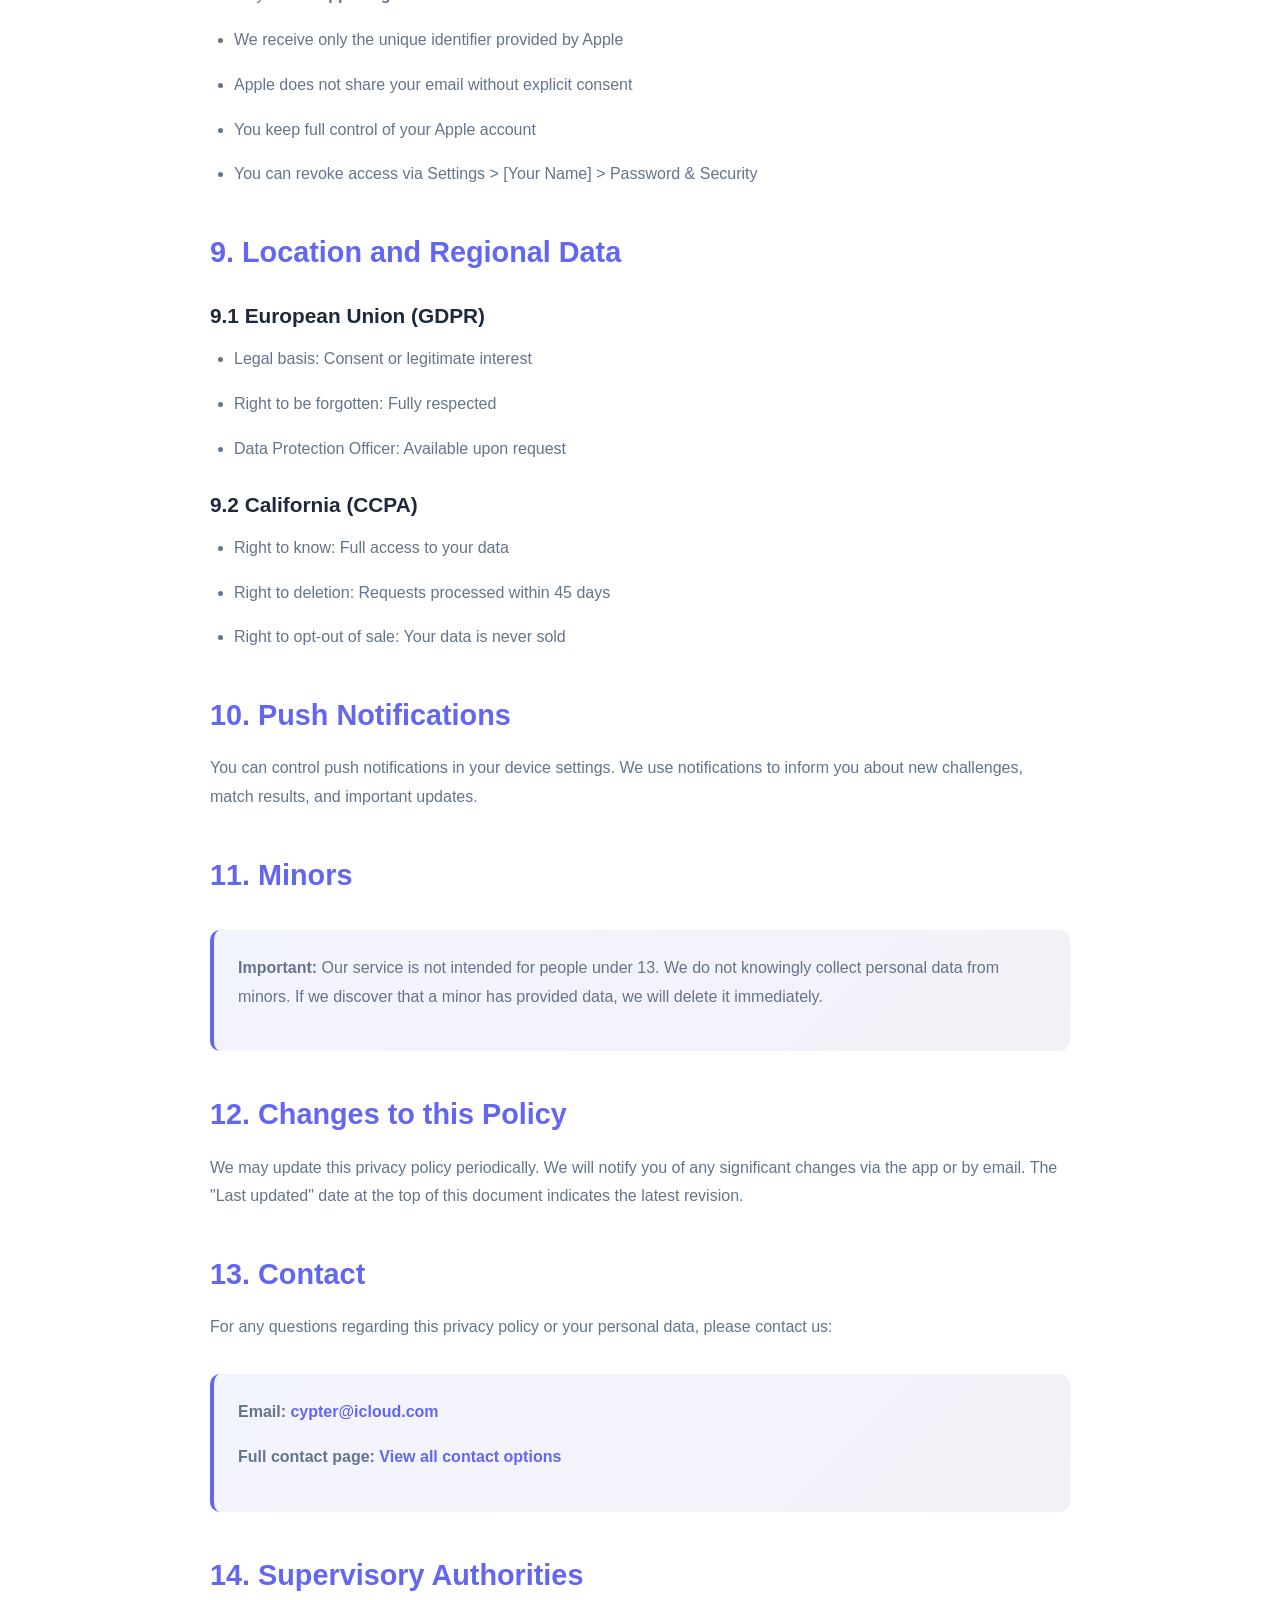
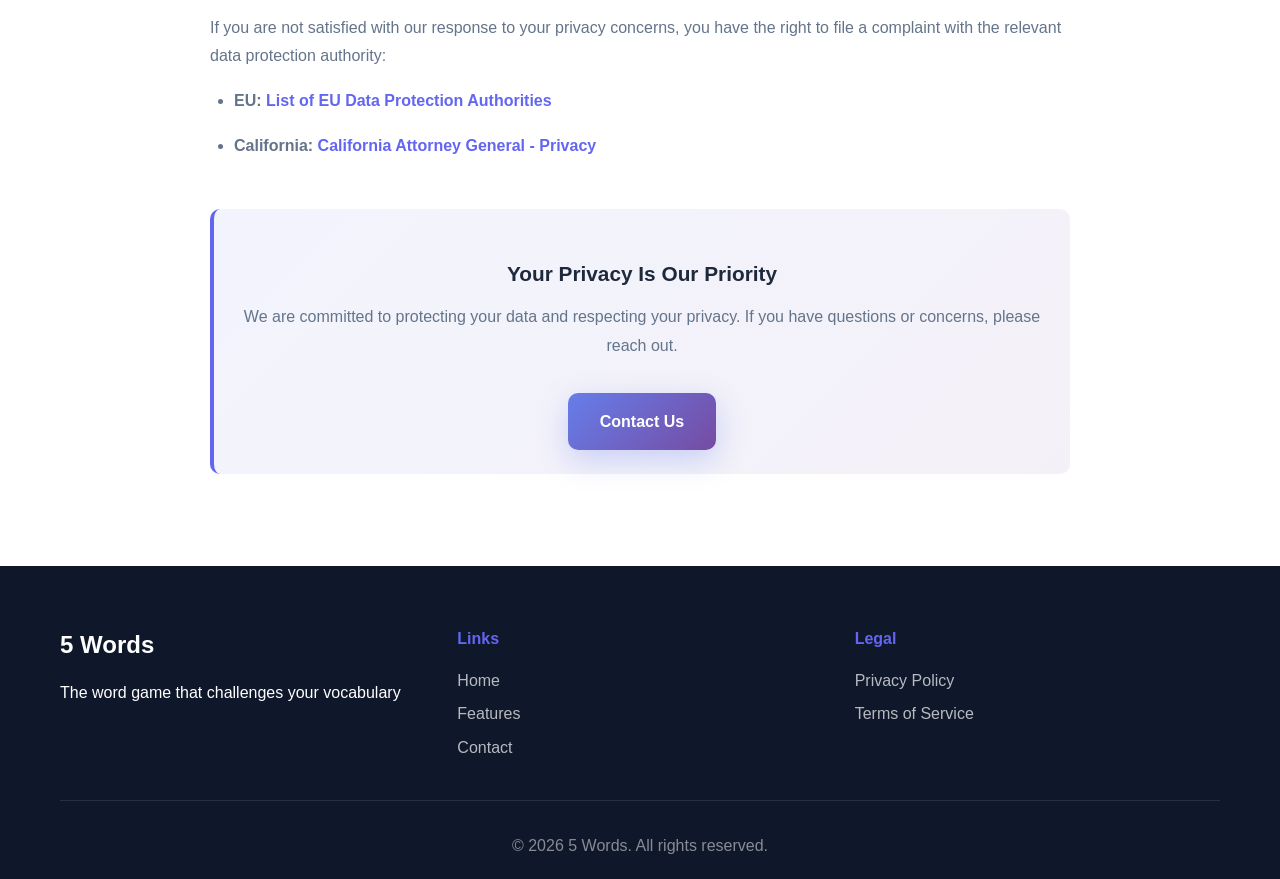
<file: privacy.html>
<!DOCTYPE html>
<html lang="en">
<head>
    <meta charset="UTF-8">
    <meta name="viewport" content="width=device-width, initial-scale=1.0">
    <title>Privacy Policy - 5 Words</title>
    <link rel="stylesheet" href="styles.css">
    <style>
        .content-page {
            margin-top: 80px;
            padding: 60px 0;
        }

        .content-container {
            max-width: 900px;
            margin: 0 auto;
            padding: 0 20px;
        }

        .content-container h1 {
            font-size: 2.5rem;
            margin-bottom: 1rem;
            background: var(--gradient);
            -webkit-background-clip: text;
            -webkit-text-fill-color: transparent;
            background-clip: text;
        }

        .content-container h2 {
            font-size: 1.8rem;
            margin: 2.5rem 0 1rem;
            color: var(--primary-color);
        }

        .content-container h3 {
            font-size: 1.3rem;
            margin: 1.5rem 0 0.8rem;
            color: var(--text-dark);
        }

        .content-container p,
        .content-container li {
            color: var(--text-light);
            line-height: 1.8;
            margin-bottom: 1rem;
        }

        .content-container ul {
            margin-left: 1.5rem;
        }

        .highlight-box {
            background: linear-gradient(135deg, #667eea15 0%, #764ba215 100%);
            padding: 1.5rem;
            border-radius: 10px;
            margin: 2rem 0;
            border-left: 4px solid var(--primary-color);
        }

        .last-updated {
            color: var(--text-light);
            font-style: italic;
            margin-bottom: 2rem;
        }

        .contact-link {
            color: var(--primary-color);
            font-weight: 600;
            text-decoration: none;
        }

        .contact-link:hover {
            text-decoration: underline;
        }
    </style>
</head>
<body>
    <nav class="navbar">
        <div class="container">
            <div class="logo">
                <h1>5 WORDS</h1>
            </div>
            <ul class="nav-links">
                <li><a href="index.html">Home</a></li>
                <li><a href="index.html#features">Features</a></li>
                <li><a href="index.html#download">Download</a></li>
                <li><a href="privacy.html">Privacy</a></li>
                <li><a href="contact.html">Contact</a></li>
            </ul>
            <div class="hamburger" onclick="toggleMenu()">
                <span></span>
                <span></span>
                <span></span>
            </div>
        </div>
    </nav>

    <section class="content-page">
        <div class="content-container">
            <h1>🔒 Privacy Policy</h1>
            <p class="last-updated"><strong>Last updated:</strong> February 22, 2026</p>

            <h2>1. Introduction</h2>
            <p>
                At 5 Words, we prioritize the protection of your personal data.
                This privacy policy describes how we collect, use, store,
                and protect your information when you use our application on Apple devices.
            </p>

            <h2>2. Data Collected</h2>

            <h3>2.1 User-Provided Data</h3>
            <ul>
                <li><strong>Authentication:</strong> Unique identifier (UUID), username, email address</li>
                <li><strong>Profile:</strong> Profile photo (optional), language preferences</li>
                <li><strong>Game:</strong> Match results, scores, game statistics</li>
            </ul>

            <h3>2.2 Automatically Collected Data</h3>
            <ul>
                <li><strong>Device data:</strong> Device type, iOS version, advertising identifier (IDFA)</li>
                <li><strong>Usage data:</strong> In-app actions, session duration, features used</li>
                <li><strong>Location data:</strong> Approximate location (with permission)</li>
                <li><strong>Technical data:</strong> IP address, time zone, system language</li>
            </ul>

            <h3>2.3 Cookies and Similar Technologies</h3>
            <p>
                We use tracking technologies to analyze app usage
                and improve your experience.
            </p>

            <h2>3. Data Usage</h2>
            <p>We use your data to:</p>
            <ul>
                <li><strong>Service provision:</strong> App operation, authentication, data synchronization</li>
                <li><strong>Improvement:</strong> Performance analysis, feature optimization</li>
                <li><strong>Communication:</strong> Push notifications, customer support, important announcements</li>
                <li><strong>Analytics:</strong> Aggregated statistics, usage trends</li>
                <li><strong>Advertising:</strong> Personalized advertising content (with consent)</li>
                <li><strong>Compliance:</strong> Legal obligations</li>
            </ul>

            <h2>4. Data Sharing</h2>

            <h3>4.1 Authorized Third Parties</h3>
            <p>We share your data with:</p>
            <ul>
                <li><strong>Service providers:</strong> Cloud hosting, analytics (Firebase, Mixpanel)</li>
                <li><strong>Apple partners:</strong> In compliance with App Store guidelines</li>
                <li><strong>Technical providers:</strong> Infrastructure, security, support</li>
            </ul>

            <h3>4.2 Restrictions</h3>
            <div class="highlight-box">
                <p><strong>Important:</strong> We never sell your personal data.
                Sharing is limited to the purposes described in this policy.</p>
            </div>

            <h2>5. Data Security</h2>

            <h3>5.1 Protection Measures</h3>
            <ul>
                <li><strong>Encryption:</strong> TLS 1.3 for data in transit</li>
                <li><strong>Authentication:</strong> OAuth 2.0 and Apple Sign In protocols</li>
                <li><strong>Storage:</strong> Encryption of sensitive data at rest</li>
                <li><strong>Access:</strong> Role-based access restrictions</li>
            </ul>

            <h3>5.2 Limitations</h3>
            <p>
                While we implement robust measures, no system is 100% secure.
            </p>

            <h2>6. Your Rights</h2>
            <p>In accordance with applicable laws (GDPR, CCPA, etc.), you can:</p>
            <div class="highlight-box">
                <ul style="margin-left: 0; list-style: none;">
                    <li>✓ <strong>Access</strong> your personal data</li>
                    <li>✓ <strong>Correct</strong> inaccurate information</li>
                    <li>✓ <strong>Delete</strong> your data (with certain legal exceptions)</li>
                    <li>✓ <strong>Export</strong> your data in a structured format</li>
                    <li>✓ <strong>Withdraw</strong> your consent at any time</li>
                    <li>✓ <strong>Object</strong> to marketing processing</li>
                </ul>
                <p style="margin-top: 1rem;">
                    To exercise these rights, contact us:
                    <a href="mailto:cypter@icloud.com" class="contact-link">cypter@icloud.com</a>
                </p>
            </div>

            <h2>7. Data Retention</h2>
            <ul>
                <li><strong>Active account:</strong> Data retained as long as you use the service</li>
                <li><strong>After deletion:</strong> Deletion within 30 days (except legal obligations)</li>
                <li><strong>Analytics data:</strong> Aggregated and retained 12-24 months</li>
            </ul>

            <h2>8. Apple Sign In Integration</h2>
            <p>When you use <strong>Apple Sign In</strong>:</p>
            <ul>
                <li>We receive only the unique identifier provided by Apple</li>
                <li>Apple does not share your email without explicit consent</li>
                <li>You keep full control of your Apple account</li>
                <li>You can revoke access via Settings &gt; [Your Name] &gt; Password &amp; Security</li>
            </ul>

            <h2>9. Location and Regional Data</h2>

            <h3>9.1 European Union (GDPR)</h3>
            <ul>
                <li>Legal basis: Consent or legitimate interest</li>
                <li>Right to be forgotten: Fully respected</li>
                <li>Data Protection Officer: Available upon request</li>
            </ul>

            <h3>9.2 California (CCPA)</h3>
            <ul>
                <li>Right to know: Full access to your data</li>
                <li>Right to deletion: Requests processed within 45 days</li>
                <li>Right to opt-out of sale: Your data is never sold</li>
            </ul>

            <h2>10. Push Notifications</h2>
            <p>
                You can control push notifications in your device settings.
                We use notifications to inform you about new challenges, match results,
                and important updates.
            </p>

            <h2>11. Minors</h2>
            <div class="highlight-box">
                <p>
                    <strong>Important:</strong> Our service is not intended for people under 13.
                    We do not knowingly collect personal data from minors.
                    If we discover that a minor has provided data, we will delete it immediately.
                </p>
            </div>

            <h2>12. Changes to this Policy</h2>
            <p>
                We may update this privacy policy periodically.
                We will notify you of any significant changes via the app or by email.
                The "Last updated" date at the top of this document indicates the latest revision.
            </p>

            <h2>13. Contact</h2>
            <p>
                For any questions regarding this privacy policy or your personal data,
                please contact us:
            </p>
            <div class="highlight-box">
                <p>
                    <strong>Email:</strong>
                    <a href="mailto:cypter@icloud.com" class="contact-link">cypter@icloud.com</a>
                </p>
                <p>
                    <strong>Full contact page:</strong>
                    <a href="contact.html" class="contact-link">View all contact options</a>
                </p>
            </div>

            <h2>14. Supervisory Authorities</h2>
            <p>
                If you are not satisfied with our response to your privacy concerns,
                you have the right to file a complaint with the relevant data protection authority:
            </p>
            <ul>
                <li><strong>EU:</strong>
                    <a href="https://edpb.europa.eu/about-edpb/about-edpb/members_fr"
                       target="_blank" class="contact-link">
                        List of EU Data Protection Authorities
                    </a>
                </li>
                <li><strong>California:</strong>
                    <a href="https://oag.ca.gov/privacy"
                       target="_blank" class="contact-link">
                        California Attorney General - Privacy
                    </a>
                </li>
            </ul>

            <div class="highlight-box" style="margin-top: 3rem; text-align: center;">
                <h3>Your Privacy Is Our Priority</h3>
                <p>
                    We are committed to protecting your data and respecting your privacy.
                    If you have questions or concerns, please reach out.
                </p>
                <a href="contact.html" class="btn btn-primary" style="margin-top: 1rem; display: inline-flex;">
                    Contact Us
                </a>
            </div>
        </div>
    </section>

    <footer class="footer">
        <div class="container">
            <div class="footer-content">
                <div class="footer-section">
                    <h3>5 Words</h3>
                    <p>The word game that challenges your vocabulary</p>
                </div>
                <div class="footer-section">
                    <h4>Links</h4>
                    <ul>
                        <li><a href="index.html">Home</a></li>
                        <li><a href="index.html#features">Features</a></li>
                        <li><a href="contact.html">Contact</a></li>
                    </ul>
                </div>
                <div class="footer-section">
                    <h4>Legal</h4>
                    <ul>
                        <li><a href="privacy.html">Privacy Policy</a></li>
                        <li><a href="terms.html">Terms of Service</a></li>
                    </ul>
                </div>
            </div>
            <div class="footer-bottom">
                <p>&copy; 2026 5 Words. All rights reserved.</p>
            </div>
        </div>
    </footer>

    <script src="script.js"></script>
</body>
</html>
</file>
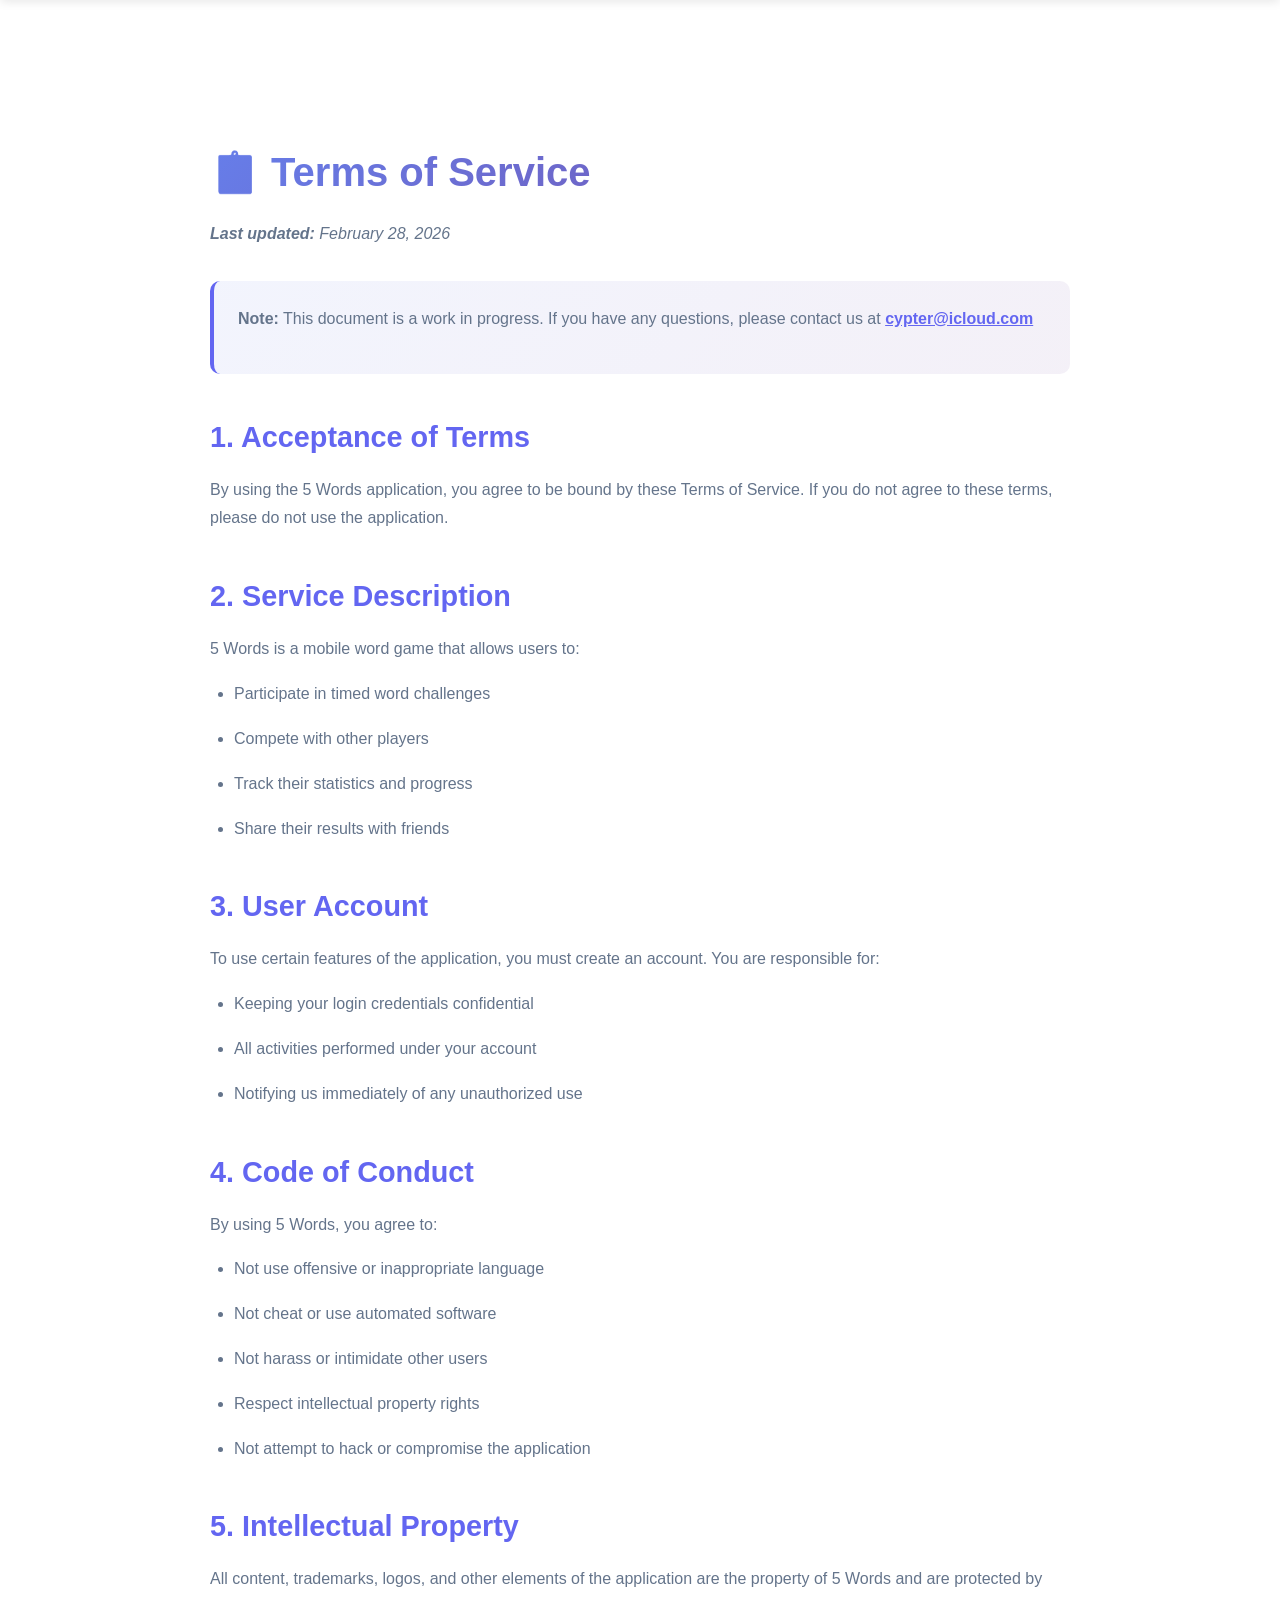
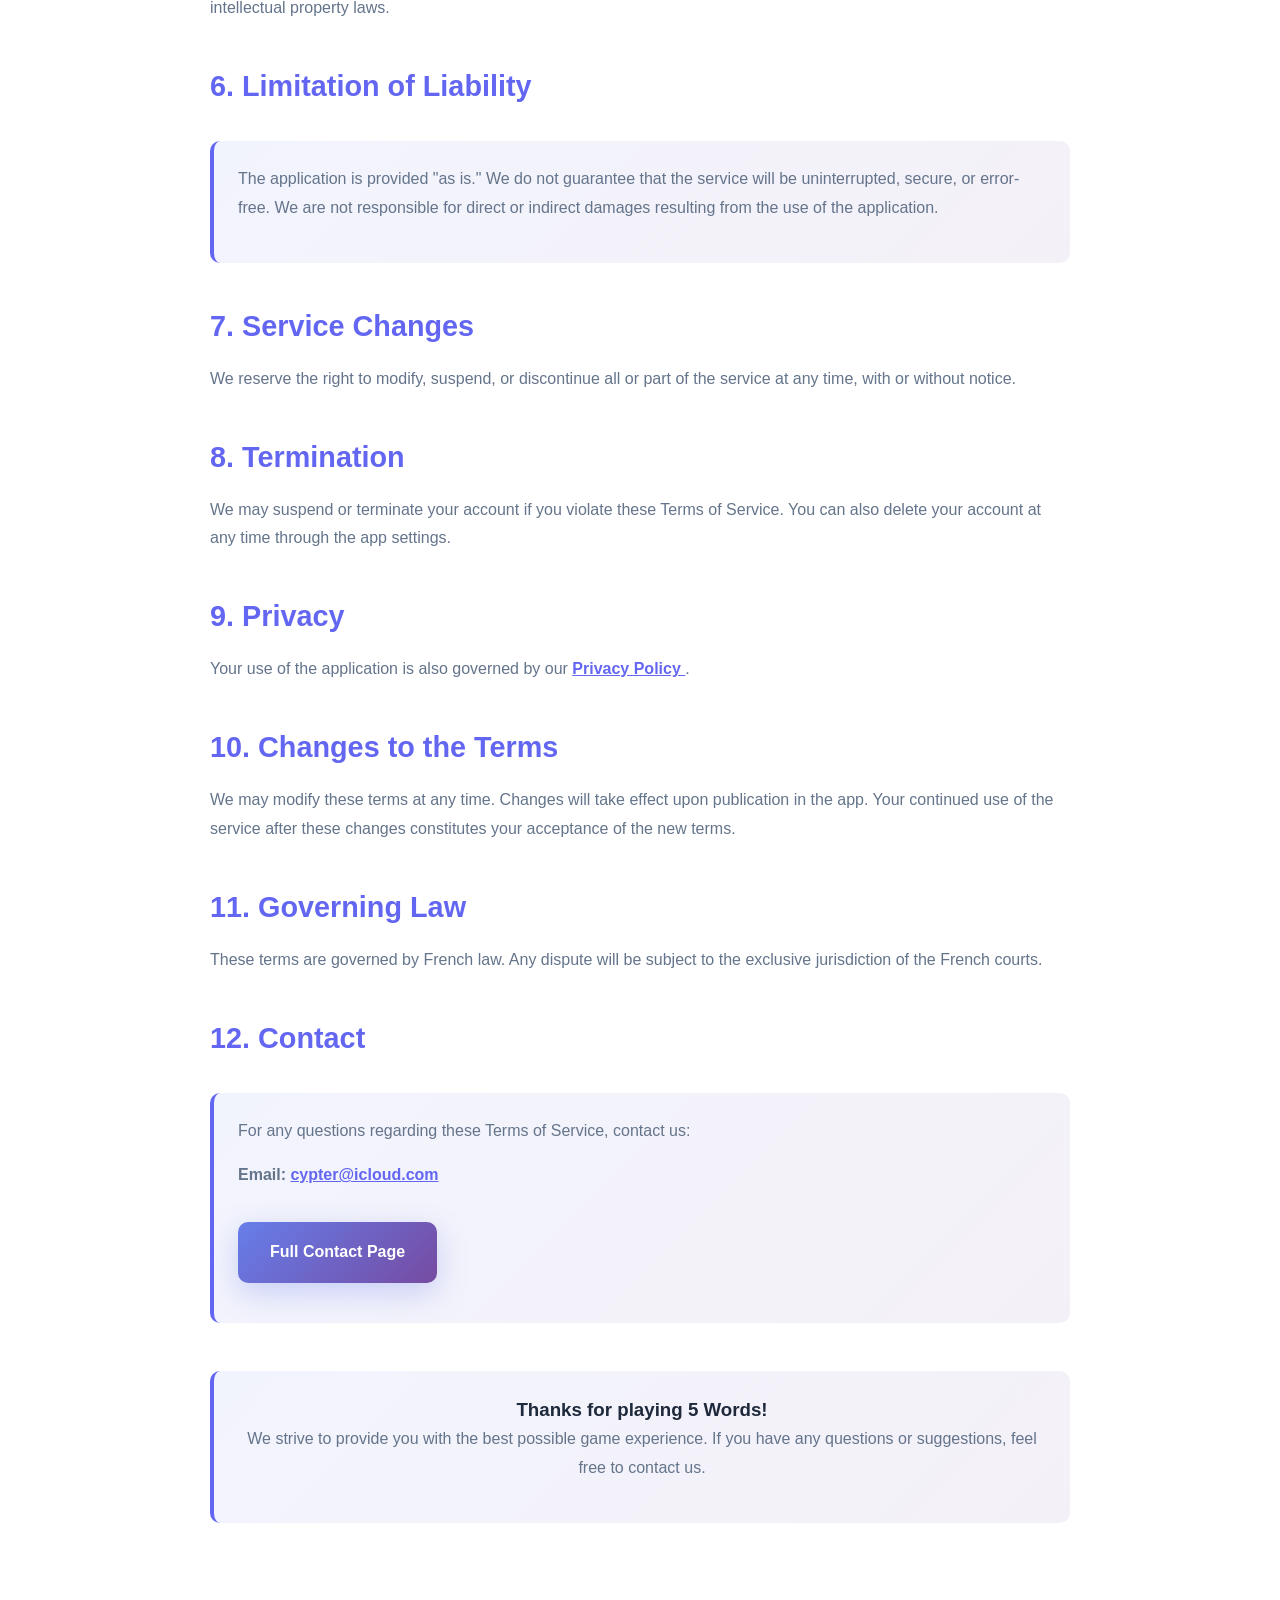
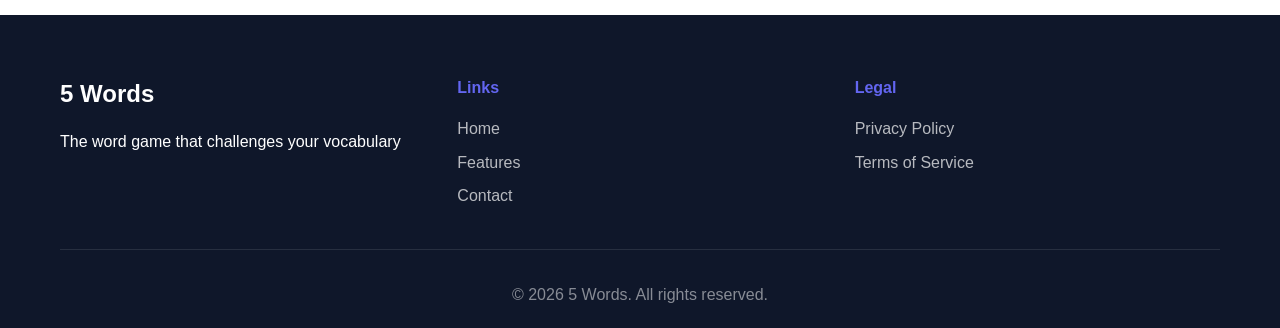
<file: terms.html>
<!DOCTYPE html>
<html lang="en">
<head>
    <meta charset="UTF-8">
    <meta name="viewport" content="width=device-width, initial-scale=1.0">
    <title>Terms of Service - 5 Words</title>
    <link rel="stylesheet" href="styles.css">
    <style>
        .content-page {
            margin-top: 80px;
            padding: 60px 0;
        }

        .content-container {
            max-width: 900px;
            margin: 0 auto;
            padding: 0 20px;
        }

        .content-container h1 {
            font-size: 2.5rem;
            margin-bottom: 1rem;
            background: var(--gradient);
            -webkit-background-clip: text;
            -webkit-text-fill-color: transparent;
            background-clip: text;
        }

        .content-container h2 {
            font-size: 1.8rem;
            margin: 2.5rem 0 1rem;
            color: var(--primary-color);
        }

        .content-container p,
        .content-container li {
            color: var(--text-light);
            line-height: 1.8;
            margin-bottom: 1rem;
        }

        .content-container ul {
            margin-left: 1.5rem;
        }

        .highlight-box {
            background: linear-gradient(135deg, #667eea15 0%, #764ba215 100%);
            padding: 1.5rem;
            border-radius: 10px;
            margin: 2rem 0;
            border-left: 4px solid var(--primary-color);
        }

        .last-updated {
            color: var(--text-light);
            font-style: italic;
            margin-bottom: 2rem;
        }
    </style>
</head>
<body>
    <nav class="navbar">
        <div class="container">
            <div class="logo">
                <h1>5 WORDS</h1>
            </div>
            <ul class="nav-links">
                <li><a href="index.html">Home</a></li>
                <li><a href="index.html#features">Features</a></li>
                <li><a href="index.html#download">Download</a></li>
                <li><a href="privacy.html">Privacy</a></li>
                <li><a href="contact.html">Contact</a></li>
            </ul>
            <div class="hamburger" onclick="toggleMenu()">
                <span></span>
                <span></span>
                <span></span>
            </div>
        </div>
    </nav>

    <section class="content-page">
        <div class="content-container">
            <h1>📋 Terms of Service</h1>
            <p class="last-updated"><strong>Last updated:</strong> February 28, 2026</p>

            <div class="highlight-box">
                <p>
                    <strong>Note:</strong> This document is a work in progress.
                    If you have any questions, please contact us at
                    <a href="mailto:cypter@icloud.com" style="color: var(--primary-color); font-weight: 600;">
                        cypter@icloud.com
                    </a>
                </p>
            </div>

            <h2>1. Acceptance of Terms</h2>
            <p>
                By using the 5 Words application, you agree to be bound by these Terms of Service.
                If you do not agree to these terms, please do not use the application.
            </p>

            <h2>2. Service Description</h2>
            <p>
                5 Words is a mobile word game that allows users to:
            </p>
            <ul>
                <li>Participate in timed word challenges</li>
                <li>Compete with other players</li>
                <li>Track their statistics and progress</li>
                <li>Share their results with friends</li>
            </ul>

            <h2>3. User Account</h2>
            <p>
                To use certain features of the application, you must create an account. You are responsible for:
            </p>
            <ul>
                <li>Keeping your login credentials confidential</li>
                <li>All activities performed under your account</li>
                <li>Notifying us immediately of any unauthorized use</li>
            </ul>

            <h2>4. Code of Conduct</h2>
            <p>By using 5 Words, you agree to:</p>
            <ul>
                <li>Not use offensive or inappropriate language</li>
                <li>Not cheat or use automated software</li>
                <li>Not harass or intimidate other users</li>
                <li>Respect intellectual property rights</li>
                <li>Not attempt to hack or compromise the application</li>
            </ul>

            <h2>5. Intellectual Property</h2>
            <p>
                All content, trademarks, logos, and other elements of the application are the property of 5 Words
                and are protected by intellectual property laws.
            </p>

            <h2>6. Limitation of Liability</h2>
            <div class="highlight-box">
                <p>
                    The application is provided "as is." We do not guarantee that the service will be
                    uninterrupted, secure, or error-free. We are not responsible for direct or indirect damages
                    resulting from the use of the application.
                </p>
            </div>

            <h2>7. Service Changes</h2>
            <p>
                We reserve the right to modify, suspend, or discontinue all or part of the service
                at any time, with or without notice.
            </p>

            <h2>8. Termination</h2>
            <p>
                We may suspend or terminate your account if you violate these Terms of Service.
                You can also delete your account at any time through the app settings.
            </p>

            <h2>9. Privacy</h2>
            <p>
                Your use of the application is also governed by our
                <a href="privacy.html" style="color: var(--primary-color); font-weight: 600;">
                    Privacy Policy
                </a>.
            </p>

            <h2>10. Changes to the Terms</h2>
            <p>
                We may modify these terms at any time. Changes will take effect upon publication in the app.
                Your continued use of the service after these changes constitutes your acceptance of the new terms.
            </p>

            <h2>11. Governing Law</h2>
            <p>
                These terms are governed by French law. Any dispute will be subject to the exclusive jurisdiction
                of the French courts.
            </p>

            <h2>12. Contact</h2>
            <div class="highlight-box">
                <p>
                    For any questions regarding these Terms of Service, contact us:
                </p>
                <p>
                    <strong>Email:</strong>
                    <a href="mailto:cypter@icloud.com" style="color: var(--primary-color); font-weight: 600;">
                        cypter@icloud.com
                    </a>
                </p>
                <p>
                    <a href="contact.html" class="btn btn-primary" style="display: inline-flex; margin-top: 1rem;">
                        Full Contact Page
                    </a>
                </p>
            </div>

            <div class="highlight-box" style="margin-top: 3rem; text-align: center;">
                <h3>Thanks for playing 5 Words!</h3>
                <p>
                    We strive to provide you with the best possible game experience.
                    If you have any questions or suggestions, feel free to contact us.
                </p>
            </div>
        </div>
    </section>

    <footer class="footer">
        <div class="container">
            <div class="footer-content">
                <div class="footer-section">
                    <h3>5 Words</h3>
                    <p>The word game that challenges your vocabulary</p>
                </div>
                <div class="footer-section">
                    <h4>Links</h4>
                    <ul>
                        <li><a href="index.html">Home</a></li>
                        <li><a href="index.html#features">Features</a></li>
                        <li><a href="contact.html">Contact</a></li>
                    </ul>
                </div>
                <div class="footer-section">
                    <h4>Legal</h4>
                    <ul>
                        <li><a href="privacy.html">Privacy Policy</a></li>
                        <li><a href="terms.html">Terms of Service</a></li>
                    </ul>
                </div>
            </div>
            <div class="footer-bottom">
                <p>&copy; 2026 5 Words. All rights reserved.</p>
            </div>
        </div>
    </footer>

    <script src="script.js"></script>
</body>
</html>
</file>
<file: styles.css>
:root {
    --primary-color: #6366f1;
    --secondary-color: #8b5cf6;
    --accent-color: #ec4899;
    --dark-bg: #0f172a;
    --light-bg: #f8fafc;
    --text-dark: #1e293b;
    --text-light: #64748b;
    --white: #ffffff;
    --gradient: linear-gradient(135deg, #667eea 0%, #764ba2 100%);
    --gradient-alt: linear-gradient(135deg, #f093fb 0%, #f5576c 100%);
}

* {
    margin: 0;
    padding: 0;
    box-sizing: border-box;
}

body {
    font-family: -apple-system, BlinkMacSystemFont, 'Segoe UI', Roboto, Oxygen, Ubuntu, Cantarell, sans-serif;
    line-height: 1.6;
    color: var(--text-dark);
    overflow-x: hidden;
}

.container {
    max-width: 1200px;
    margin: 0 auto;
    padding: 0 20px;
}

/* Navbar */
.navbar {
    background: var(--white);
    box-shadow: 0 2px 10px rgba(0, 0, 0, 0.1);
    position: fixed;
    width: 100%;
    top: 0;
    z-index: 1000;
    backdrop-filter: blur(10px);
    background: rgba(255, 255, 255, 0.95);
}

.navbar .container {
    display: flex;
    justify-content: space-between;
    align-items: center;
    padding: 1rem 20px;
}

.logo h1 {
    background: var(--gradient);
    -webkit-background-clip: text;
    -webkit-text-fill-color: transparent;
    background-clip: text;
    font-size: 1.5rem;
    font-weight: 800;
    letter-spacing: 2px;
}

.nav-links {
    display: flex;
    list-style: none;
    align-items: center;
    gap: 2rem;
}

.nav-links a {
    text-decoration: none;
    color: var(--text-dark);
    font-weight: 500;
    transition: color 0.3s;
}

.nav-links a:hover {
    color: var(--primary-color);
}

.language-switcher {
    display: flex;
    gap: 0.5rem;
}

.lang-btn {
    padding: 0.5rem 1rem;
    border: 2px solid var(--primary-color);
    background: transparent;
    color: var(--primary-color);
    border-radius: 5px;
    cursor: pointer;
    font-weight: 600;
    transition: all 0.3s;
}

.lang-btn.active {
    background: var(--primary-color);
    color: white;
}

.hamburger {
    display: none;
    flex-direction: column;
    cursor: pointer;
    gap: 5px;
}

.hamburger span {
    width: 25px;
    height: 3px;
    background: var(--text-dark);
    border-radius: 3px;
    transition: all 0.3s;
}

/* Hero Section */
.hero {
    margin-top: 80px;
    padding: 80px 0;
    background: linear-gradient(135deg, #667eea15 0%, #764ba215 100%);
}

.hero .container {
    display: grid;
    grid-template-columns: 1fr 1fr;
    gap: 4rem;
    align-items: center;
}

.hero-title {
    font-size: 4rem;
    font-weight: 900;
    margin-bottom: 1rem;
    line-height: 1.1;
}

.gradient-text {
    background: var(--gradient);
    -webkit-background-clip: text;
    -webkit-text-fill-color: transparent;
    background-clip: text;
}

.hero-subtitle {
    font-size: 1.8rem;
    color: var(--text-light);
    margin-bottom: 1rem;
    font-weight: 600;
}

.hero-description {
    font-size: 1.1rem;
    color: var(--text-light);
    margin-bottom: 2rem;
    max-width: 500px;
}

.cta-buttons {
    display: flex;
    gap: 1rem;
    flex-wrap: wrap;
}

.btn {
    padding: 1rem 2rem;
    border-radius: 10px;
    text-decoration: none;
    font-weight: 600;
    transition: all 0.3s;
    display: inline-flex;
    align-items: center;
    gap: 0.5rem;
}

.btn-primary {
    background: var(--gradient);
    color: white;
    box-shadow: 0 10px 30px rgba(102, 126, 234, 0.3);
}

.btn-primary:hover {
    transform: translateY(-2px);
    box-shadow: 0 15px 40px rgba(102, 126, 234, 0.4);
}

.btn-secondary {
    background: transparent;
    color: var(--primary-color);
    border: 2px solid var(--primary-color);
}

.btn-secondary:hover {
    background: var(--primary-color);
    color: white;
}

/* Phone Mockup */
.phone-mockup {
    width: 300px;
    height: 600px;
    background: linear-gradient(135deg, #667eea 0%, #764ba2 100%);
    border-radius: 40px;
    padding: 15px;
    box-shadow: 0 20px 60px rgba(0, 0, 0, 0.3);
    margin: 0 auto;
    position: relative;
}

.phone-mockup::before {
    content: '';
    position: absolute;
    top: 20px;
    left: 50%;
    transform: translateX(-50%);
    width: 100px;
    height: 25px;
    background: rgba(0, 0, 0, 0.3);
    border-radius: 20px;
}

.phone-screen {
    background: white;
    height: 100%;
    border-radius: 30px;
    overflow: hidden;
    display: flex;
    align-items: center;
    justify-content: center;
}

.game-preview {
    padding: 20px;
}

.word-grid {
    display: flex;
    flex-direction: column;
    gap: 15px;
}

.word-box {
    background: var(--gradient);
    color: white;
    padding: 20px;
    border-radius: 15px;
    text-align: center;
    font-weight: 700;
    font-size: 1.2rem;
    box-shadow: 0 5px 15px rgba(102, 126, 234, 0.3);
    animation: float 3s ease-in-out infinite;
}

.word-box:nth-child(2) { animation-delay: 0.2s; }
.word-box:nth-child(3) { animation-delay: 0.4s; }
.word-box:nth-child(4) { animation-delay: 0.6s; }
.word-box:nth-child(5) { animation-delay: 0.8s; }

@keyframes float {
    0%, 100% { transform: translateY(0); }
    50% { transform: translateY(-10px); }
}

/* Features Section */
.features {
    padding: 80px 0;
    background: white;
}

.section-title {
    text-align: center;
    font-size: 2.5rem;
    margin-bottom: 3rem;
    font-weight: 800;
}

.features-grid {
    display: grid;
    grid-template-columns: repeat(auto-fit, minmax(300px, 1fr));
    gap: 2rem;
}

.feature-card {
    background: white;
    padding: 2rem;
    border-radius: 20px;
    box-shadow: 0 10px 30px rgba(0, 0, 0, 0.05);
    transition: all 0.3s;
    border: 1px solid rgba(0, 0, 0, 0.05);
}

.feature-card:hover {
    transform: translateY(-5px);
    box-shadow: 0 20px 40px rgba(0, 0, 0, 0.1);
}

.feature-icon {
    font-size: 3rem;
    margin-bottom: 1rem;
}

.feature-card h3 {
    font-size: 1.3rem;
    margin-bottom: 0.5rem;
    color: var(--text-dark);
}

.feature-card p {
    color: var(--text-light);
}

/* How It Works */
.how-it-works {
    padding: 80px 0;
    background: linear-gradient(135deg, #667eea15 0%, #764ba215 100%);
}

.steps {
    display: grid;
    grid-template-columns: repeat(auto-fit, minmax(250px, 1fr));
    gap: 2rem;
    margin-top: 3rem;
}

.step {
    text-align: center;
    padding: 2rem;
}

.step-number {
    width: 60px;
    height: 60px;
    background: var(--gradient);
    color: white;
    border-radius: 50%;
    display: flex;
    align-items: center;
    justify-content: center;
    font-size: 1.5rem;
    font-weight: 700;
    margin: 0 auto 1rem;
}

.step h3 {
    font-size: 1.3rem;
    margin-bottom: 0.5rem;
}

.step p {
    color: var(--text-light);
}

/* Download Section */
.download {
    padding: 80px 0;
    background: white;
    text-align: center;
}

.download-subtitle {
    font-size: 1.2rem;
    color: var(--text-light);
    margin-bottom: 2rem;
}

.download-buttons {
    display: flex;
    justify-content: center;
    gap: 1rem;
    margin-bottom: 2rem;
}

.download-btn {
    display: flex;
    align-items: center;
    gap: 1rem;
    padding: 1rem 2rem;
    background: var(--dark-bg);
    color: white;
    text-decoration: none;
    border-radius: 15px;
    transition: all 0.3s;
    box-shadow: 0 10px 30px rgba(0, 0, 0, 0.2);
}

.download-btn:hover {
    transform: translateY(-3px);
    box-shadow: 0 15px 40px rgba(0, 0, 0, 0.3);
}

.download-text {
    font-size: 0.8rem;
    opacity: 0.8;
}

.download-store {
    font-size: 1.2rem;
    font-weight: 700;
}

.coming-soon {
    color: var(--text-light);
    font-style: italic;
}

/* Footer */
.footer {
    background: var(--dark-bg);
    color: white;
    padding: 60px 0 20px;
}

.footer-content {
    display: grid;
    grid-template-columns: repeat(auto-fit, minmax(200px, 1fr));
    gap: 2rem;
    margin-bottom: 2rem;
}

.footer-section h3 {
    margin-bottom: 1rem;
    font-size: 1.5rem;
}

.footer-section h4 {
    margin-bottom: 1rem;
    color: var(--primary-color);
}

.footer-section ul {
    list-style: none;
}

.footer-section ul li {
    margin-bottom: 0.5rem;
}

.footer-section a {
    color: rgba(255, 255, 255, 0.7);
    text-decoration: none;
    transition: color 0.3s;
}

.footer-section a:hover {
    color: white;
}

.social-links {
    display: flex;
    gap: 1rem;
}

.social-links a {
    width: 40px;
    height: 40px;
    background: rgba(255, 255, 255, 0.1);
    border-radius: 50%;
    display: flex;
    align-items: center;
    justify-content: center;
    transition: all 0.3s;
}

.social-links a:hover {
    background: var(--primary-color);
    transform: translateY(-3px);
}

.footer-bottom {
    text-align: center;
    padding-top: 2rem;
    border-top: 1px solid rgba(255, 255, 255, 0.1);
    color: rgba(255, 255, 255, 0.5);
}

/* Responsive */
@media (max-width: 768px) {
    .hamburger {
        display: flex;
    }

    .nav-links {
        position: fixed;
        right: -100%;
        top: 70px;
        flex-direction: column;
        background: white;
        width: 100%;
        text-align: center;
        transition: 0.3s;
        box-shadow: 0 10px 30px rgba(0, 0, 0, 0.1);
        padding: 2rem 0;
    }

    .nav-links.active {
        right: 0;
    }

    .hero .container {
        grid-template-columns: 1fr;
    }

    .hero-title {
        font-size: 2.5rem;
    }

    .hero-subtitle {
        font-size: 1.3rem;
    }

    .phone-mockup {
        width: 250px;
        height: 500px;
    }

    .word-box {
        padding: 15px;
        font-size: 1rem;
    }

    .features-grid,
    .steps {
        grid-template-columns: 1fr;
    }

    .download-buttons {
        flex-direction: column;
        align-items: center;
    }
}

@media (max-width: 480px) {
    .hero-title {
        font-size: 2rem;
    }

    .section-title {
        font-size: 2rem;
    }
}
</file>
